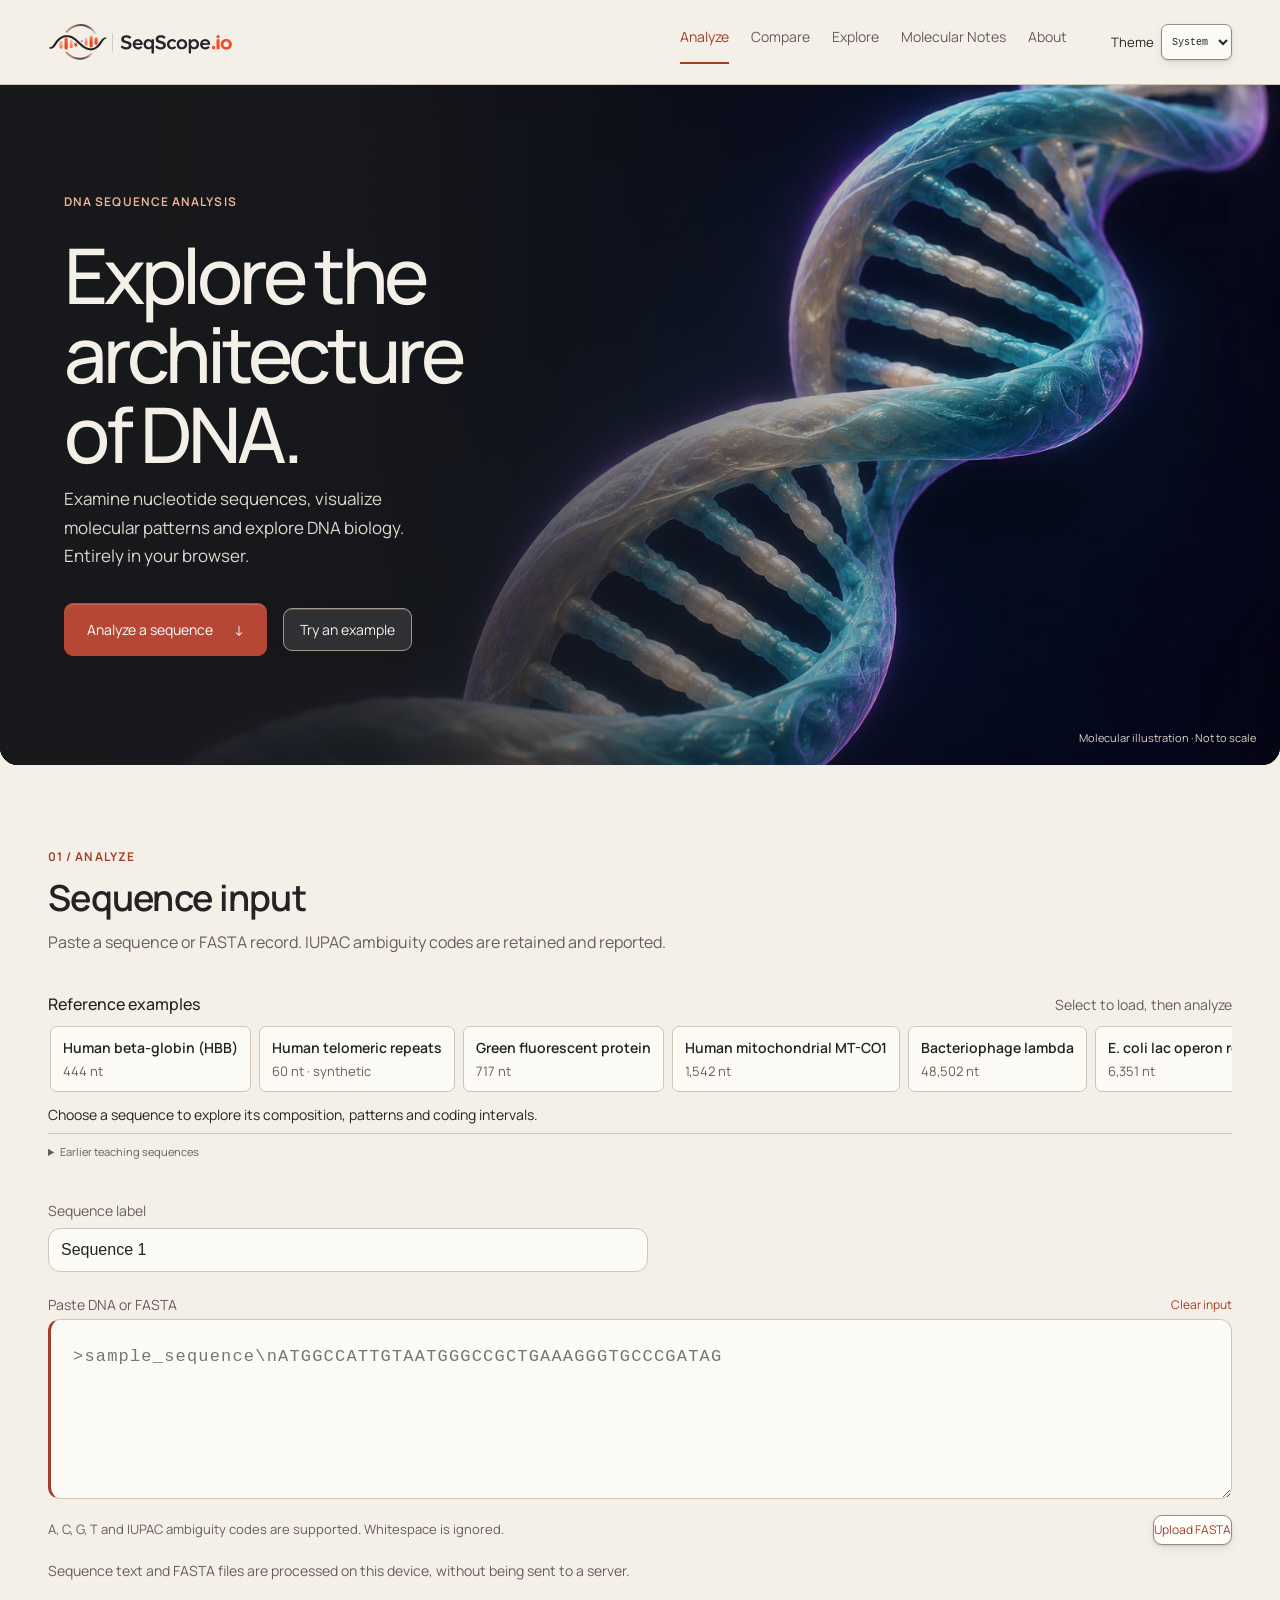
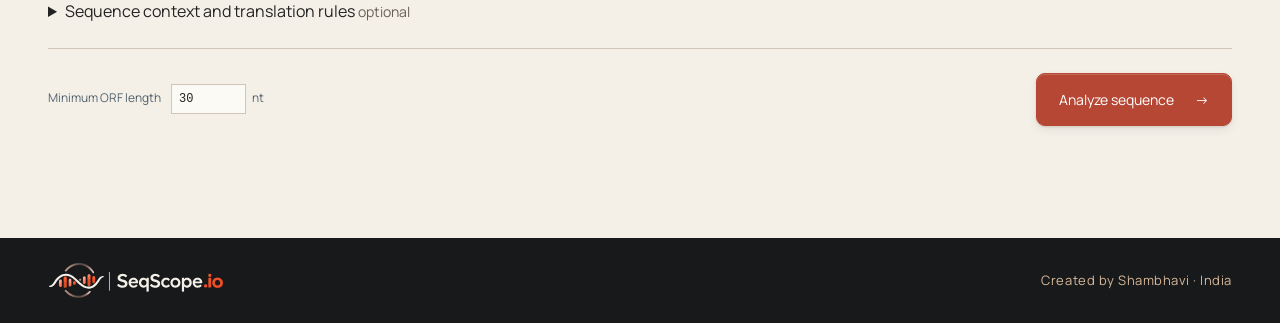
<file: index.html>
<!doctype html>
<html lang="en">
<head>
  <meta charset="utf-8">
  <meta name="viewport" content="width=device-width, initial-scale=1">
  <meta name="theme-color" content="#18191b">
  <meta name="description" content="A Web-Based DNA Sequence Analysis and Molecular Biology Platform">
  <link rel="icon" href="assets/favicon.svg?v=seqscope-io-20261127" type="image/svg+xml">
  <link rel="alternate icon" href="assets/favicon.ico?v=seqscope-io-20261127">
  <link rel="apple-touch-icon" sizes="180x180" href="assets/branding/apple-touch-icon.png?v=seqscope-io-20261127">
  <link rel="manifest" href="site.webmanifest?v=seqscope-io-20261127">
  <link rel="preload" as="image" href="assets/branding/seqscope-logo-print.svg?v=seqscope-io-20261127">
  <title>SeqScope.io | DNA Sequence Analysis</title>
  <script src="src/theme.js?v=readiness-1"></script>
  <link rel="stylesheet" href="styles.css?v=20261106-4">
<link rel="stylesheet" href="experience.css?v=1"><link rel="stylesheet" href="visual.css?v=release-2"><link rel="stylesheet" href="seqscope.css?v=seqscope-io-20261127"><meta property="og:title" content="SeqScope.io | DNA Sequence Analysis"><meta property="og:description" content="A Web-Based DNA Sequence Analysis and Molecular Biology Platform"><meta property="og:image" content="https://shambhavi-synapse.github.io/DNA-sequence-analyzer/assets/branding/seqscope-social.png?v=seqscope-io-20261127"><meta name="twitter:card" content="summary_large_image"></head>
<body>
  <header class="topbar">
    <a class="brand official-brand" href="#analyze" data-route-link="analyze" aria-label="SeqScope.io home"><img class="brand-light" src="assets/branding/seqscope-horizontal-light.svg?v=seqscope-io-20261127" width="1026" height="214" alt="SeqScope.io"><img class="brand-dark" src="assets/branding/seqscope-horizontal-dark.svg?v=seqscope-io-20261127" width="1026" height="214" alt="SeqScope.io"></a>
    <nav aria-label="Primary navigation"><a href="#analyze" data-route-link="analyze">Analyze</a><a href="#compare" data-route-link="compare">Compare</a><a href="#explore" data-route-link="explore">Explore</a><a href="#notes" data-route-link="notes">Molecular Notes</a><a href="#about" data-route-link="about">About</a></nav>
    <label class="theme-control" for="theme-select"><span>Theme</span><select id="theme-select" aria-label="Colour theme"><option value="system">System</option><option value="light">Light</option><option value="dark">Dark</option></select></label><span class="local-status"><i></i> LOCAL ANALYSIS</span>
  </header>
  <main id="top">
    <div class="app-view" id="view-analyze" data-view="analyze">
    <section class="intro">
      <div><p class="eyebrow">DNA SEQUENCE ANALYSIS</p><h1>Explore the<br>architecture<br>of DNA.</h1><p class="lede">Examine nucleotide sequences, visualize molecular patterns and explore DNA biology. Entirely in your browser.</p><div class="intro-actions"><a class="primary-button" href="#analysis">Analyze a sequence <span>↓</span></a><button class="secondary-button" id="try-example">Try an example</button></div></div>
<figure class="hero-art"><img src="assets/helix-hero.webp" width="1536" height="1024" alt="Conceptual artwork of a DNA double helix"><figcaption>Molecular illustration · Not to scale</figcaption></figure>
    </section>
    <section class="workspace" id="analysis" aria-labelledby="input-heading">
      <div class="section-head"><div><p class="eyebrow">01 / ANALYZE</p><h2 id="input-heading">Sequence input</h2><p class="section-copy">Paste a sequence or FASTA record. IUPAC ambiguity codes are retained and reported.</p></div></div>
      <div class="example-library compact-examples" aria-label="Reference sequence examples">
        <div class="example-library-head"><h3>Reference examples</h3><span class="note">Select to load, then analyze</span></div>
        <div id="curated-examples" class="curated-strip" role="group" aria-label="Six curated sequences"></div>
        <p id="example-introduction" class="example-introduction">Choose a sequence to explore its composition, patterns and coding intervals.</p>
        <details id="selected-example-source" hidden><summary>Source and what to explore</summary><div id="example-provenance"></div></details>
        <details class="example-select-advanced"><summary>Earlier teaching sequences</summary><div class="inline-controls"><label for="example-select">Example sequence</label><select id="example-select"></select><button id="load-example" class="text-button">Load example</button><a href="#example-sources" class="subtle-link">All sequence sources</a></div></details>
        <p id="example-status" class="note" role="status" hidden></p>
      </div>
      <label class="field-label" for="sequence-name">Sequence label</label><input id="sequence-name" class="name-input" maxlength="80" value="Sequence 1" autocomplete="off">
      <div class="input-label-row"><label class="field-label" for="sequence-input">Paste DNA or FASTA</label><button id="clear-input" class="text-button" type="button">Clear input</button></div><textarea id="sequence-input" spellcheck="false" placeholder=">sample_sequence\nATGGCCATTGTAATGGGCCGCTGAAAGGGTGCCCGATAG" aria-describedby="input-help"></textarea>
      <div class="input-footer"><span id="input-help">A, C, G, T and IUPAC ambiguity codes are supported. Whitespace is ignored.</span><label class="upload-button" for="fasta-file">Upload FASTA<input id="fasta-file" type="file" accept=".fa,.fasta,.fna,.txt,text/plain" hidden></label></div>
      <p class="input-privacy">Sequence text and FASTA files are processed on this device, without being sent to a server.</p>
      <details class="sequence-context"><summary>Sequence context and translation rules <span class="note">optional</span></summary>
        <div class="context-controls">
          <label for="biological-source">Biological source<select id="biological-source"><option value="unspecified">Unspecified</option><option value="prokaryotic">Prokaryotic</option><option value="eukaryotic">Eukaryotic</option><option value="organellar">Organellar</option></select></label>
          <label for="sequence-type">Sequence type<select id="sequence-type"><option value="unknown">Unknown fragment</option><option value="genomic">Genomic DNA</option><option value="coding">Coding sequence</option></select></label>
          <label for="orf-start-rule">Candidate ORF starts<select id="orf-start-rule"><option value="atg">ATG only (conservative)</option><option value="table">All starts in selected NCBI table</option></select></label>
        </div><p class="note">Source and sequence type supply interpretation context. Choose a genetic code explicitly in Coding analysis; source alone does not determine it. These settings do not change nucleotide calculations.</p>
      </details>
      <div class="controls"><label for="min-orf">Minimum ORF length <input id="min-orf" type="number" min="1" max="1000000" value="30"> nt</label><button id="analyze-btn" class="primary-button">Analyze sequence <span>→</span></button></div>
      <p id="error-message" class="error" role="alert" hidden></p>
    </section>
    </div>
    <div class="app-view" id="view-compare" data-view="compare" hidden><section class="workspace"><div class="section-head"><div><p class="eyebrow">SEQUENCE COMPARISON</p><h2>Compare two sequences</h2><p class="section-copy">Align complete inputs and inspect substitutions, gaps, and identity.</p></div></div><details class="compare-tool" id="compare" open><summary><span><small>GLOBAL ALIGNMENT</small>Needleman–Wunsch</span><span class="summary-hint">match +2 · mismatch −1 · gap −2</span></summary>
      <p class="note">A global alignment places both full sequences in one alignment. Scores: match +2, mismatch −1, gap −2. IUPAC symbols are compared literally. Each input is limited to 1,500 nt.</p>
      <div class="compare-example"><button id="load-hbb-comparison" class="secondary-button">Compare HBB reference and c.20A&gt;T</button><p id="compare-example-note" class="note" hidden></p></div><div class="compare-inputs"><label class="field-label">Sequence A<textarea id="compare-a" class="small-sequence" spellcheck="false" placeholder="Paste first DNA sequence"></textarea></label><label class="field-label">Sequence B<textarea id="compare-b" class="small-sequence" spellcheck="false" placeholder="Paste second DNA sequence"></textarea></label></div>
      <div class="compare-actions"><button id="compare-btn" class="secondary-button">Align sequences</button><p id="compare-error" class="error" role="alert" hidden></p></div><div id="comparison-results" class="comparison-results" hidden></div>
    </details></section></div>
    <div class="app-view" id="view-analyze-results" data-view="analyze" hidden>
    <section id="results" class="results" hidden aria-live="polite">
      <div class="results-title"><div><p class="eyebrow">03 / RESULTS</p><h2 id="result-name">Sequence analysis</h2></div><div class="export-actions"><button id="copy-btn" class="secondary-button">Copy summary</button><button id="csv-btn" class="secondary-button">Download analysis CSV</button><button id="fasta-btn" class="secondary-button">Download FASTA</button><button id="print-btn" class="secondary-button">Print report</button></div></div>
      <p id="export-status" class="note export-status" role="status" hidden></p>
      <nav class="analysis-pagination" aria-label="Analysis results"><a href="#sequence-overview">Overview</a><a href="#sequence-panel">Strands and positions</a><a href="#coding-analysis">Coding</a><a href="#sequence-features">Patterns</a><a href="#restriction-mapping">Restriction sites</a></nav><div id="sequence-overview"></div><div class="metrics" id="metrics"></div><div class="interpretation" id="interpretation"></div>
      <div class="result-grid"><article class="panel composition-panel" id="composition-distribution"><div class="panel-head"><div><p class="eyebrow">COMPOSITION</p><h3>Nucleotide profile</h3></div><span class="unit">Full input distribution</span></div><div class="composition-layout"><div id="composition-chart" class="composition-chart" role="img" aria-label="Nucleotide composition chart"></div><div id="composition-legend" class="legend"></div></div><p class="note" id="composition-note"></p><div id="composition-statistics"></div></article>
      <article class="panel"><div class="panel-head"><div><p class="eyebrow">STRANDS</p><h3>Transformations</h3></div></div><div id="transformations" class="transform-list"></div><p class="note">Copy the complementary strand, reverse complement or RNA equivalent for strand-oriented sequence work. Inputs and RNA outputs read 5′ to 3′; the aligned complement reads 3′ to 5′. Template transcription uses the reverse complement.</p></article></div>
      <article class="panel sequence-panel" id="sequence-panel"><div class="panel-head"><div><p class="eyebrow">SEQUENCE VIEWER</p><h3>Positions, codons and complementary strand</h3></div><span id="sequence-length" class="unit"></span></div><p class="note">Inspect input coordinates and complementary bases. Nucleotide clicks report codons in the selected reading frame; the aligned complement runs 3′ to 5′.</p><p id="sequence-inspector" class="inspector" aria-live="polite">Select a nucleotide or codon.</p><div id="sequence-pagination" class="analysis-pagination" hidden><label for="viewer-start">First input position <input id="viewer-start" type="number" min="1" value="1"></label><button id="viewer-go" class="secondary-button">Go</button><button id="viewer-prev" class="secondary-button">Previous bases</button><button id="viewer-next" class="secondary-button">Next bases</button></div><div id="sequence-view" class="sequence-view"></div></article>
      <article class="panel frames-panel" id="coding-analysis"><div class="panel-head"><div><p class="eyebrow">TRANSLATION</p><h3>Six reading frames</h3></div><label class="unit" for="genetic-code">Genetic code <select id="genetic-code"><option value="1">Table 1 · Standard</option><option value="2">Table 2 · Vertebrate mitochondrial</option><option value="5">Table 5 · Invertebrate mitochondrial</option><option value="11">Table 11 · Bacterial, archaeal, plastid</option></select></label></div><p class="note">Translates nucleotide triplets across all six reading frames using the selected genetic code. Select a codon to inspect its residue and input positions.</p><div id="coding-context" class="note"></div><div id="codon-inspection" class="codon-inspection" aria-live="polite">Select a triplet below to inspect its translation.</div><div id="translation-pagination" class="analysis-pagination" hidden><label for="frame-codon-start">First codon to display <input id="frame-codon-start" type="number" min="1" value="1"></label><button id="frame-go" class="secondary-button">Go</button><button id="frame-prev" class="secondary-button">Previous codons</button><button id="frame-next" class="secondary-button">Next codons</button><span class="note">60 codons per frame; complete translations are included in exports.</span></div><div id="frames"></div></article>
      <div class="result-grid"><article class="panel orf-panel"><div class="panel-head"><div><p class="eyebrow">CANDIDATE REGIONS</p><h3>Open reading frames</h3></div><span class="unit" id="orf-rule-label">ATG → in-frame stop</span></div><div id="orf-map"></div><p id="orf-interpretation" class="note"></p></article><article class="panel"><div class="panel-head"><div><p class="eyebrow">CODON COUNTS</p><h3>Codon usage by frame</h3></div></div><label class="field-label" for="codon-frame">Reading frame</label><select id="codon-frame"><option>+1</option><option>+2</option><option>+3</option><option>−1</option><option>−2</option><option>−3</option></select><div id="codon-usage"></div></article></div>
      <div class="result-grid"><article class="panel gc-panel"><div class="panel-head"><div><p class="eyebrow">WINDOW PROFILE</p><h3>GC content</h3></div><label class="window-control">Window <input id="gc-window" type="number" min="3" value="30"> nt</label></div><div id="gc-chart" class="gc-chart"></div><p class="note">Shows regional GC variation. Each point is a complete window advanced by one nucleotide; percentages use known A/C/G/T bases in that window.</p></article><article class="panel" id="sequence-features"><div class="panel-head"><div><p class="eyebrow">PATTERNS</p><h3>Motifs and repeats</h3></div></div><label class="field-label" for="motif-input">Motif</label><label class="field-label" for="motif-mode">Matching rule</label><select id="motif-mode"><option value="literal">Exact symbols</option><option value="iupac">IUPAC definite matches</option></select><div class="inline-controls"><input id="motif-input" class="motif-input" value="ATG" maxlength="40"><label class="check-label"><input type="checkbox" id="motif-reverse"> Search reverse complement</label><button id="motif-btn" class="secondary-button">Find</button></div><p class="note">Exact symbols preserves literal matching. IUPAC mode accepts a position only if every possible input base is allowed by the motif; possible-only matches are excluded. Self-reverse-complement motifs are listed once per interval.</p><div id="motif-results" class="motif-results"></div><div id="repeat-results" class="repeat-results"></div></article></div>
      <article class="panel" id="restriction-mapping"><div class="panel-head"><div><p class="eyebrow">LABORATORY APPLICATIONS</p><h3>Restriction recognition sites</h3></div><span class="unit">Linear DNA · separate enzyme maps</span></div><p class="note">Locate common cloning sites, inspect both cleavage boundaries and compare input-strand fragment lengths.</p><div id="restriction-results"></div><details><summary>Methodology and enzyme source</summary><p class="note" id="restriction-method"></p><a href="https://www.neb.com/tools-and-resources/selection-charts/alphabetized-list-of-recognition-specificities" target="_blank" rel="noreferrer">Recognition and cleavage specifications · NEB ↗</a></details></article>
      <article class="panel" id="integrated-findings"><div class="panel-head"><div><p class="eyebrow">INTEGRATED FINDINGS</p><h3>Results in context</h3></div></div><div id="findings-text"></div><p class="note">Export complete sequences, calculated results and selected rules in the analysis CSV. Methodology and interpretation limits are available above.</p></article>
      <div id="fasta-records" class="fasta-records" hidden></div>
    </section></div>
    <div class="app-view" id="view-notes" data-view="notes" hidden><section id="molecular-notes" class="editorial-section"><div class="gallery-intro"><div><h2>Inside the language of DNA.</h2><p>A curated collection of essential molecular biology concepts, with concise explanations and links to trusted scientific resources for further reading.</p><a class="secondary-button" href="#explore">Try the interactive explorers →</a></div><figure><img src="assets/chromatin-editorial.webp" width="1536" height="1024" loading="lazy" alt="Conceptual illustration of DNA wrapping around nucleosome-like histone assemblies"><figcaption>Molecular illustration · Not to scale</figcaption></figure></div><div class="notes-view-control" role="tablist" aria-label="Molecular Notes view"><button type="button" id="notes-reading" role="tab" data-notes-mode="reading" aria-selected="true" aria-controls="notes-reading-panel" tabindex="0">Reading</button><button type="button" id="notes-overview" role="tab" data-notes-mode="overview" aria-selected="false" aria-controls="notes-overview-panel" tabindex="-1">Overview</button></div><div id="notes-overview-panel" role="tabpanel" aria-labelledby="notes-overview" tabindex="0" hidden></div><div id="notes-reading-panel" role="tabpanel" aria-labelledby="notes-reading" tabindex="0"><section id="genetics-life" class="editorial-section life-section"><div class="section-head"><div><h2>Genetics in everyday life</h2><p class="section-copy">Examples of genetic variation interacting with cell biology and environment. These stories do not predict an individual's traits.</p></div></div>
      <div class="life-grid"><article class="life-card" id="note-lactase" data-summary="Regulatory changes can preserve lactase production into adulthood."><p class="eyebrow">DIGESTION</p><h3>Lactase persistence</h3><p>Adult lactase production is associated with regulatory variants in an enhancer within <i>MCM6</i> that influences nearby <i>LCT</i> expression. Different persistence-associated variants arose in distinct populations; the European −13910C&gt;T variant is not a universal marker.</p><div class="further-reading" role="group" aria-label="Further reading: Lactase persistence"><p class="reading-label">Further reading</p><ul><li><a href="https://pmc.ncbi.nlm.nih.gov/articles/PMC12336946/" target="_blank" rel="noreferrer">The molecular basis of lactase persistence · Cohen et al.<span aria-hidden="true">&nbsp;↗</span></a></li><li><a data-source="21836184" href="https://doi.org/10.1093/molbev/msr190" target="_blank" rel="noreferrer">Lactase persistence across the Indian subcontinent · Gallego Romero et al., 2012<span aria-hidden="true">&nbsp;↗</span></a></li></ul></div></article><article class="life-card" id="note-caffeine" data-summary="Enzymes, environment and genetic variation shape caffeine metabolism."><p class="eyebrow">METABOLISM</p><h3>Caffeine processing</h3><p><i>CYP1A2</i> encodes a major enzyme involved in caffeine metabolism. Genetic differences can contribute to enzyme activity, while smoking, medicines, diet, and other conditions can also affect it. A variant alone cannot predict how an individual will feel after caffeine.</p><div class="further-reading" role="group" aria-label="Further reading: Caffeine processing"><p class="reading-label">Further reading</p><ul><li><a href="https://pubmed.ncbi.nlm.nih.gov/10233211/" target="_blank" rel="noreferrer">CYP1A2 variation and caffeine metabolism<span aria-hidden="true">&nbsp;↗</span></a></li></ul></div></article><article class="life-card" id="note-olfaction" data-summary="Olfactory-receptor variation contributes to differences in aroma perception."><p class="eyebrow">SENSORY PERCEPTION</p><h3>Coriander aroma perception</h3><p>A genome-wide association study linked a variant near olfactory-receptor genes, including <i>OR6A2</i>, to reported soapy aroma perception in a European-ancestry cohort. The association was modest and does not determine whether someone likes coriander.</p><div class="further-reading" role="group" aria-label="Further reading: Coriander aroma perception"><p class="reading-label">Further reading</p><ul><li><a href="https://link.springer.com/article/10.1186/2044-7248-1-22" target="_blank" rel="noreferrer">Genetic variation in coriander aroma perception · Eriksson et al.<span aria-hidden="true">&nbsp;↗</span></a></li></ul></div></article><article class="life-card" id="note-pigmentation" data-summary="Many genes influence pigmentation; eye and skin colour are distinct traits."><p class="eyebrow">PIGMENTATION</p><h3>Pigmentation involves many genes</h3><p>Variation near <i>HERC2</i> can influence expression of <i>OCA2</i>, which affects melanin production. Many genes contribute to eye colour, so simple dominant-recessive charts cannot capture the full range of human variation. Skin pigmentation is a distinct trait; collaborative research on South Asian cohorts has linked variation in <i>SLC24A5</i> to skin pigmentation.</p><div class="further-reading" role="group" aria-label="Further reading: Pigmentation involves many genes"><p class="reading-label">Further reading</p><ul><li><a href="https://medlineplus.gov/genetics/understanding/traits/eyecolor/" target="_blank" rel="noreferrer">The genetics of eye colour · MedlinePlus Genetics<span aria-hidden="true">&nbsp;↗</span></a></li><li><a data-source="24244186" href="https://doi.org/10.1371/journal.pgen.1003912" target="_blank" rel="noreferrer">SLC24A5 and South Asian skin pigmentation · Basu Mallick et al., 2013<span aria-hidden="true">&nbsp;↗</span></a></li></ul></div></article><article class="life-card" id="note-hbb" data-summary="A coding substitution changes one beta-globin residue."><p class="eyebrow">HEMOGLOBIN</p><h3>A change in <i>HBB</i></h3><p>The HbS coding variant changes a glutamate codon to valine in beta-globin. It demonstrates how one coding substitution changes a protein sequence; health outcomes depend on genotype and physiology, not on a single isolated sequence result.</p><div class="further-reading" role="group" aria-label="Further reading: A change in HBB"><p class="reading-label">Further reading</p><ul><li><a href="https://pubmed.ncbi.nlm.nih.gov/20301551/" target="_blank" rel="noreferrer">Sickle cell disease · GeneReviews<span aria-hidden="true">&nbsp;↗</span></a></li></ul></div></article></div>
    </section>
<div class="section-head concepts-heading"><div><h2>Essential concepts</h2></div></div>
      <div class="note-grid"><article class="editorial-card" id="note-alphabet" data-summary="Four standard bases encode information; ambiguity symbols preserve uncertainty."><span class="note-index">01</span><h3>Four bases, one alphabet</h3><div class="note-body"><p>DNA can carry very different information without changing its basic chemical construction. Each nucleotide contains a deoxyribose sugar, a phosphate group and one of four standard bases: adenine, thymine, guanine or cytosine. The sugar–phosphate backbone repeats; the changing base order carries sequence information.</p><p>Base order and biological context determine how a sequence is interpreted. A fragment may be coding, regulatory, repetitive or other DNA, rather than automatically being a gene. IUPAC symbols such as N record an unspecified base, preserving uncertainty instead of inventing a fifth standard base. RNA uses a related alphabet, usually with uracil instead of thymine.</p><div class="further-reading" role="group" aria-label="Further reading: Four bases, one alphabet"><p class="reading-label">Further reading</p><ul><li><a href="https://www.ncbi.nlm.nih.gov/books/NBK26821/" target="_blank" rel="noreferrer">DNA structure and function · Molecular Biology of the Cell<span aria-hidden="true">&nbsp;↗</span></a></li><li><a data-source="nptel-molecular" href="https://nptel.ac.in/courses/102103341" target="_blank" rel="noreferrer">DNA and RNA mechanisms · NPTEL, IIT Guwahati<span aria-hidden="true">&nbsp;↗</span></a></li><li><a href="https://iubmb.qmul.ac.uk/misc/naseq.html" target="_blank" rel="noreferrer">Symbols for incompletely specified sequences · IUPAC–IUB recommendations<span aria-hidden="true">&nbsp;↗</span></a></li></ul></div></div></article>
      <article class="editorial-card" id="note-pairing" data-summary="Complementarity depends on pairing geometry and molecular interactions."><span class="note-index">02</span><h3>Pairing is selective</h3><div class="note-body"><p>In a canonical DNA duplex, adenine pairs with thymine and guanine with cytosine. Each pair combines a purine with a pyrimidine, maintaining a similar width across the helix. Their compatible geometry and hydrogen-bonding patterns help distinguish a correct partner from a mismatch.</p><p>A:T pairs form two canonical hydrogen bonds and G:C pairs form three, but bond counting alone does not explain duplex stability. Interactions between stacked bases, sequence order, salt and temperature also matter. Complementarity allows one strand to guide copying or repair of its partner; it does not mean every mismatch is immediately corrected.</p><figure class="teaching-figure" data-schematic="pairing"></figure><a class="concept-tool-link" href="#base-pairing">Inspect complementary base pairs <span aria-hidden="true">→</span></a><div class="further-reading" role="group" aria-label="Further reading: Pairing is selective"><p class="reading-label">Further reading</p><ul><li><a href="https://www.ncbi.nlm.nih.gov/books/NBK26821/" target="_blank" rel="noreferrer">DNA structure and function · Molecular Biology of the Cell<span aria-hidden="true">&nbsp;↗</span></a></li><li><a data-source="nptel-molecular" href="https://nptel.ac.in/courses/102103341" target="_blank" rel="noreferrer">DNA and RNA mechanisms · NPTEL, IIT Guwahati<span aria-hidden="true">&nbsp;↗</span></a></li></ul></div></div></article>
      <article class="editorial-card" id="note-helix" data-summary="Grooves expose sequence information on the surface of a flexible helix."><span class="note-index">03</span><h3>The helix has a regular geometry</h3><div class="note-body"><p>The common B form of DNA is a right-handed double helix. Base pairs stack toward its interior, while the sugar–phosphate backbones face the surrounding solution. The arrangement creates major and minor grooves with different patterns of exposed chemical groups.</p><p>These grooves help explain how proteins can recognize particular DNA sequences without separating the entire duplex: different base pairs present distinguishable chemical surfaces. DNA is also flexible enough to bend and form supercoils. Its local shape depends on sequence, hydration and interactions with other molecules, so a regular helix is a useful structural model rather than a rigid shape shared by all DNA under every condition.</p><div class="further-reading" role="group" aria-label="Further reading: The helix has a regular geometry"><p class="reading-label">Further reading</p><ul><li><a href="https://www.ncbi.nlm.nih.gov/books/NBK26821/" target="_blank" rel="noreferrer">DNA structure and function · Molecular Biology of the Cell<span aria-hidden="true">&nbsp;↗</span></a></li><li><a data-source="nptel-molecular" href="https://nptel.ac.in/courses/102103341" target="_blank" rel="noreferrer">DNA and RNA mechanisms · NPTEL, IIT Guwahati<span aria-hidden="true">&nbsp;↗</span></a></li></ul></div></div></article>
      <article class="editorial-card" id="note-orientation" data-summary="Antiparallel strands explain why a complement and reverse complement differ."><span class="note-index">04</span><h3>Strands run in opposite directions</h3><div class="note-body"><p>A DNA duplex has two chemical directions, not just two strands. The 5′ and 3′ labels refer to numbered carbon atoms in the sugar. The strands are antiparallel: one runs 5′ to 3′ while its partner runs 3′ to 5′. DNA polymerases add nucleotides at a growing strand’s 3′ end, so new DNA is synthesized 5′ to 3′.</p><p>This explains why reversing a sequence is not the same as taking its reverse complement. Complementary bases aligned beneath the input run in the opposite direction. To write that partner in the usual 5′-to-3′ convention, both its bases and their order must be changed. The distinction matters whenever two sequences are compared.</p><div class="strand-example" role="img" aria-label="Input 5′ ATGC 3′ paired with complement 3′ TACG 5′; its reverse complement is 5′ GCAT 3′"><code>5′ ATGC 3′</code><code>3′ TACG 5′</code><span>Reverse complement, written 5′ → 3′</span><code>5′ GCAT 3′</code></div><div class="further-reading" role="group" aria-label="Further reading: Strands run in opposite directions"><p class="reading-label">Further reading</p><ul><li><a href="https://www.ncbi.nlm.nih.gov/books/NBK26821/" target="_blank" rel="noreferrer">DNA structure and function · Molecular Biology of the Cell<span aria-hidden="true">&nbsp;↗</span></a></li><li><a data-source="nptel-molecular" href="https://nptel.ac.in/courses/102103341" target="_blank" rel="noreferrer">DNA and RNA mechanisms · NPTEL, IIT Guwahati<span aria-hidden="true">&nbsp;↗</span></a></li></ul></div></div></article>
      <article class="editorial-card" id="note-replication" data-summary="One synthesis direction produces leading and lagging strands."><span class="note-index">05</span><h3>Replication copies both strands</h3><div class="note-body"><p>DNA polymerases synthesize only 5′ to 3′. How can a moving replication fork copy two antiparallel templates? One new strand grows continuously toward the fork; the other is assembled in short Okazaki fragments, each synthesized in the same chemical direction.</p><p>Helicases open the duplex, primase supplies primers and polymerases extend them using complementary bases. After primer removal and replacement, ligase joins adjacent fragments. Each daughter duplex retains one parental strand and one new strand: semiconservative replication. Proofreading and repair reduce copying errors without eliminating them. Forks can also stall; RECQL5 research examines how fork remodelling is regulated under replication stress.</p><figure class="teaching-figure" data-schematic="replication"></figure><div class="further-reading" role="group" aria-label="Further reading: Replication copies both strands"><p class="reading-label">Further reading</p><ul><li><a href="https://www.ncbi.nlm.nih.gov/books/NBK26850/" target="_blank" rel="noreferrer">DNA replication mechanisms · Molecular Biology of the Cell<span aria-hidden="true">&nbsp;↗</span></a></li><li><a data-source="41099703" href="https://pmc.ncbi.nlm.nih.gov/articles/PMC12526125/" target="_blank" rel="noreferrer">RECQL5 and stalled replication forks · Nagraj et al., 2025<span aria-hidden="true">&nbsp;↗</span></a></li></ul></div></div></article>
      <article class="editorial-card" id="note-transcription" data-summary="Template choice determines the RNA copied from a DNA interval."><span class="note-index">06</span><h3>Transcription makes an RNA copy</h3><div class="note-body"><p>RNA polymerase uses one DNA strand as a template, reading it 3′ to 5′ while building RNA 5′ to 3′. For the transcribed interval, the RNA resembles the coding strand, with U replacing T. The choice of template depends on the gene; either chromosomal strand can serve as a template in different regions.</p><p>This is why coding-strand T-to-U substitution and template-strand transcription are different operations. Eukaryotic protein-coding transcripts are also processed before translation. Transcription changes DNA supercoiling; studies in mycobacteria connect active transcription with recruitment of topoisomerases, enzymes that manage DNA torsional stress.</p><figure class="teaching-figure" data-schematic="transcription"></figure><div class="further-reading" role="group" aria-label="Further reading: Transcription makes an RNA copy"><p class="reading-label">Further reading</p><ul><li><a href="https://www.ncbi.nlm.nih.gov/books/NBK26887/" target="_blank" rel="noreferrer">DNA transcription and RNA processing · Molecular Biology of the Cell<span aria-hidden="true">&nbsp;↗</span></a></li><li><a data-source="nptel-expression" href="https://nptel.ac.in/courses/104108056" target="_blank" rel="noreferrer">Eukaryotic gene expression · NPTEL, IISc<span aria-hidden="true">&nbsp;↗</span></a></li><li><a data-source="28463980" href="https://doi.org/10.1371/journal.pgen.1006754" target="_blank" rel="noreferrer">Transcription and DNA topology · Ahmed et al., 2017<span aria-hidden="true">&nbsp;↗</span></a></li></ul></div></div></article>
      <article class="editorial-card" id="note-translation" data-summary="Changing the starting position changes codons and their translation."><span class="note-index">07</span><h3>Codons depend on a frame</h3><div class="note-body"><p>The same letters can give different triplets if reading begins one base later. Ribosomes read mRNA as consecutive, non-overlapping codons; initiation machinery establishes the biological reading frame. This is why six computational translations of a DNA fragment are possibilities to inspect, rather than six demonstrated proteins.</p><p>AUG can initiate translation and also specifies methionine within a protein. In the standard code, 61 codons specify amino acids and three signal termination. Several codons can encode the same amino acid, but a codon’s meaning depends on the genetic code in use. Some organelles and microbes use alternatives. An ATG-to-stop interval alone cannot establish expression or function.</p><figure class="teaching-figure" data-schematic="frames"></figure><a class="concept-tool-link" href="#codon-builder">Build and inspect an RNA codon <span aria-hidden="true">→</span></a><div class="further-reading" role="group" aria-label="Further reading: Codons depend on a frame"><p class="reading-label">Further reading</p><ul><li><a href="https://www.ncbi.nlm.nih.gov/Taxonomy/Utils/wprintgc.cgi" target="_blank" rel="noreferrer">Standard and alternative genetic codes · NCBI<span aria-hidden="true">&nbsp;↗</span></a></li><li><a href="https://www.ncbi.nlm.nih.gov/books/NBK26829/" target="_blank" rel="noreferrer">From RNA to protein · Molecular Biology of the Cell<span aria-hidden="true">&nbsp;↗</span></a></li></ul></div></div></article>
      <article class="editorial-card" id="note-chromatin" data-summary="Nucleosomes compact DNA while regulated remodelling alters access."><span class="note-index">08</span><h3>Chromatin packages long DNA</h3><div class="note-body"><p>Packing DNA creates an access problem: the same molecule must be compact enough to fit and accessible enough to be read, copied and repaired. Eukaryotic DNA associates with proteins as chromatin. In its repeating nucleosome unit, DNA wraps around an octamer of histone proteins.</p><p>Packaging is therefore adjustable rather than permanent sealing. Remodelling complexes reposition nucleosomes, while histone variants and chemical modifications can alter interactions. These features influence access without forming a universal on/off code for genes. Work on a rice histone H4 variant illustrates how histone composition and acetylation can influence stress responses in one biological setting.</p><div class="further-reading" role="group" aria-label="Further reading: Chromatin packages long DNA"><p class="reading-label">Further reading</p><ul><li><a data-source="nptel-expression" href="https://nptel.ac.in/courses/104108056" target="_blank" rel="noreferrer">Eukaryotic gene expression · NPTEL, IISc<span aria-hidden="true">&nbsp;↗</span></a></li><li><a data-source="40200022" href="https://pmc.ncbi.nlm.nih.gov/articles/PMC7617672/" target="_blank" rel="noreferrer">Histone H4 variation and salt stress in rice · Gandhivel et al., 2025<span aria-hidden="true">&nbsp;↗</span></a></li><li><a href="https://www.ncbi.nlm.nih.gov/books/NBK26834/" target="_blank" rel="noreferrer">Chromosomal DNA and chromatin · Molecular Biology of the Cell<span aria-hidden="true">&nbsp;↗</span></a></li></ul></div></div></article>
      <article class="editorial-card" id="note-repeats" data-summary="Repeated patterns can reflect chromosome structure or mobile-element history."><span class="note-index">09</span><h3>Repeats can be functional or mobile</h3><div class="note-body"><p>Repeated DNA is organized in several ways. Tandem repeats place copies next to one another, while interspersed repeats occur at separated genomic locations. Many interspersed repeats derive from transposable elements, sequences capable of moving or generating new copies through DNA- or RNA-based mechanisms; many surviving copies are no longer mobile.</p><p>Repeats can contribute to chromosome structure, regulation or variation, but finding a repeated pattern does not establish its function. Telomeres contain characteristic tandem repeats. Transposable-element sequences have also been used to develop genomic markers in foxtail millet. A repeat search detects sequence patterns, not the complete biological identity of a region.</p><div class="direction-diagram"><code>TTAGGG · TTAGGG · TTAGGG</code><small>synthetic display of a telomere motif</small></div><div class="further-reading" role="group" aria-label="Further reading: Repeats can be functional or mobile"><p class="reading-label">Further reading</p><ul><li><a href="https://www.genome.gov/genetics-glossary/Tandem-Repeat" target="_blank" rel="noreferrer">Tandem repeats · NHGRI genetics glossary<span aria-hidden="true">&nbsp;↗</span></a></li><li><a data-source="25428892" href="https://doi.org/10.1093/dnares/dsu039" target="_blank" rel="noreferrer">Transposable-element markers in foxtail millet · Yadav et al., 2015<span aria-hidden="true">&nbsp;↗</span></a></li></ul></div></div></article>
      <article class="editorial-card" id="note-evolution" data-summary="Sequence variation supports evolutionary inference when context is sufficient."><span class="note-index">10</span><h3>Variation records evolutionary history</h3><div class="note-body"><p>Mutations generate new sequence variants. Recombination reshuffles existing variation, while inheritance, genetic drift and natural selection influence which variants persist. Comparing homologous sequences across many genomic regions can help researchers reconstruct relationships and population history.</p><p>Those inferences require appropriate sampling, models and genomic context. A shared allele can reflect common ancestry, gene flow or other processes, and a single similarity score cannot distinguish them. Variant resources such as IndiGenomes provide data for studying diversity across samples. They also show why a reference sequence is a comparison standard, rather than a complete description of every individual’s genome.</p><a class="concept-tool-link" href="#compare">Compare two sequences <span aria-hidden="true">→</span></a><div class="further-reading" role="group" aria-label="Further reading: Variation records evolutionary history"><p class="reading-label">Further reading</p><ul><li><a href="https://www.ncbi.nlm.nih.gov/books/NBK21122/" target="_blank" rel="noreferrer">Molecular phylogenetics · Genomes<span aria-hidden="true">&nbsp;↗</span></a></li><li><a data-source="33095885" href="https://doi.org/10.1093/nar/gkaa923" target="_blank" rel="noreferrer">IndiGenomes variant catalogue · Jain et al., 2021<span aria-hidden="true">&nbsp;↗</span></a></li></ul></div></div></article>
      <article class="editorial-card" id="note-mutations" data-summary="A variant can affect a protein, gene regulation or neither in a given context."><span class="note-index">11</span><h3>Mutations can affect different levels</h3><div class="note-body"><p>A sequence change has meaning only in context. Within a coding region, a substitution can preserve an amino acid, replace it, introduce a stop or remove an existing stop. A synonymous change preserves the encoded amino acid, but it is not automatically biologically silent: RNA processing or translation can still be affected.</p><p>An insertion or deletion can shift a coding reading frame when its length is not divisible by three. Other variants affect splice sites, regulatory regions or much larger chromosome segments. Their consequences depend on the transcript, genomic location and organism. Detecting a difference alone does not establish disease, altered function or a clinical interpretation.</p><div class="direction-diagram"><code>GAG → GTG</code><small>Glu → Val in the HBB example</small></div><a class="concept-tool-link" href="#mutation-lab">Explore the HBB substitution example <span aria-hidden="true">→</span></a><div class="further-reading" role="group" aria-label="Further reading: Mutations can affect different levels"><p class="reading-label">Further reading</p><ul><li><a data-source="nptel-molecular" href="https://nptel.ac.in/courses/102103341" target="_blank" rel="noreferrer">DNA and RNA mechanisms · NPTEL, IIT Guwahati<span aria-hidden="true">&nbsp;↗</span></a></li><li><a data-source="36813834" href="https://doi.org/10.1038/s10038-023-01131-7" target="_blank" rel="noreferrer">Structural variation in 1,029 Indian genomes · Divakar et al., 2023<span aria-hidden="true">&nbsp;↗</span></a></li></ul></div></div></article>
      <article class="editorial-card" id="note-splicing" data-summary="Alternative RNA processing can produce different transcripts from one region."><span class="note-index">12</span><h3>One DNA region can make different RNAs</h3><div class="note-body"><p>A gene’s DNA sequence need not change for its RNA output to change. A typical eukaryotic protein-coding precursor RNA contains exons and introns. The spliceosome recognizes RNA signals, removes introns and joins exons; alternative choices can produce different mature transcripts in different tissues or developmental stages.</p><p>More RNA forms do not automatically mean more distinct proteins. Some transcripts differ only in untranslated regions; others are degraded. RNA sequences and RNA-binding proteins regulate splice choices. Studies linking methylation with splicing examine another regulatory layer, but correlation alone cannot show that a chemical mark caused a particular splice decision.</p><div class="further-reading" role="group" aria-label="Further reading: One DNA region can make different RNAs"><p class="reading-label">Further reading</p><ul><li><a data-source="nptel-expression" href="https://nptel.ac.in/courses/104108056" target="_blank" rel="noreferrer">Eukaryotic gene expression · NPTEL, IISc<span aria-hidden="true">&nbsp;↗</span></a></li><li><a data-source="31965981" href="https://doi.org/10.1007/s12038-019-9977-0" target="_blank" rel="noreferrer">Methylation and alternative splicing under hypoxia · Pant et al., 2020<span aria-hidden="true">&nbsp;↗</span></a></li><li><a href="https://www.ncbi.nlm.nih.gov/books/NBK26887/" target="_blank" rel="noreferrer">RNA processing and splicing · Molecular Biology of the Cell<span aria-hidden="true">&nbsp;↗</span></a></li></ul></div></div></article></div>


    <details class="foundations"><summary>Foundational reading and sequence data resources</summary><p>Teaching resources and original studies are linked beside the topics they support. These additional references cover general mechanisms and the exact reference sequence used in the analyzer.</p><ul><li><a data-source="nptel-molecular" href="https://nptel.ac.in/courses/102103341" target="_blank" rel="noreferrer">Molecular biology · Vishal Trivedi, IIT Guwahati · NPTEL ↗</a></li><li><a data-source="nptel-expression" href="https://nptel.ac.in/courses/104108056" target="_blank" rel="noreferrer">Eukaryotic gene expression · P. N. Rangarajan, IISc · NPTEL ↗</a></li><li><a href="https://www.ncbi.nlm.nih.gov/books/NBK26821/" target="_blank" rel="noreferrer">DNA structure and replication · Molecular Biology of the Cell, NCBI Bookshelf ↗</a></li><li><a href="https://www.ncbi.nlm.nih.gov/books/NBK26887/" target="_blank" rel="noreferrer">Gene expression · Molecular Biology of the Cell, NCBI Bookshelf ↗</a></li><li><a data-source="inda" href="https://ibdc.dbt.gov.in/inda/" target="_blank" rel="noreferrer">Indian Nucleotide Data Archive · IBDC ↗</a></li><li><a data-source="genomeindia-update" href="https://www.pib.gov.in/Pressreleaseshare.aspx?PRID=2112778" target="_blank" rel="noreferrer">GenomeIndia dataset and access guidelines · DBT ↗</a></li></ul><p>Research examples illustrate particular organisms, cohorts or experiments. They do not infer traits, disease or ancestry from a sequence entered here.</p></details>
    <section id="example-sources" class="sources-section"><p class="eyebrow">EXAMPLE SEQUENCE SOURCES</p><div id="curated-source-list"></div><details><summary>Earlier teaching examples</summary><p><strong>Synthetic teaching sequence:</strong> constructed for this workspace; not a biological reference record. <strong>HBB coding fragment:</strong> Homo sapiens <i>HBB</i> mRNA RefSeq NM_000518.5, transcript positions 51–167, corresponding to coding positions 1–117. Positive transcript orientation, frame +1. This spliced coding fragment is not a genomic interval or complete CDS. <strong>HBB variant:</strong> the same fragment with coding position 20 changed A&gt;T (c.20A&gt;T; rs334). <strong>Telomere tract:</strong> synthetic 60-nt sequence consisting of ten TTAGGG repeats, not a genome reference. <strong>Mitochondrial-code example:</strong> synthetic 12-nt demonstration of codon reassignment, not a mitochondrial sequence. Reference record: <a href="https://www.ncbi.nlm.nih.gov/nuccore/NM_000518.5" target="_blank" rel="noreferrer">NCBI RefSeq NM_000518.5 ↗</a>.</p></details></section>
      <section id="curious-dna" class="curious-section"><div class="section-head genomics-heading"><div><h2>Genomic structure, variation and regulation</h2><p class="section-copy">Research findings that show how varied DNA and gene expression can be.</p></div></div><div class="curious-grid">
      <article class="curious-card fact-illustrated" id="note-genome-size" data-summary="Genome size does not directly measure organismal complexity."><span class="fact-mark">01</span><div class="genomic-body"><h3>The human genome is not the largest</h3><p>Genome size does not track organismal complexity. Several plants and lungfish have genomes many times larger than ours, often because repetitive DNA and transposable elements accumulated over evolutionary time.</p><div class="further-reading" role="group" aria-label="Further reading: The human genome is not the largest"><p class="reading-label">Further reading</p><ul><li><a href="https://pmc.ncbi.nlm.nih.gov/articles/PMC4571570/" target="_blank" rel="noreferrer">Genome-size evolution and the C-value enigma · Elliott &amp; Gregory<span aria-hidden="true">&nbsp;↗</span></a></li></ul></div></div></article>
      <article class="curious-card fact-illustrated" id="note-rna-editing" data-summary="Some cephalopods extensively edit RNA without changing the underlying DNA."><span class="fact-mark">02</span><div class="genomic-body"><h3>Octopuses edit many neural RNAs</h3><p>Some coleoid cephalopods show extensive A-to-I RNA editing in nervous-system transcripts. This changes RNA messages after transcription; it does not rewrite the underlying genomic DNA sequence.</p><details class="concept-schematic" tabindex="0"><summary>View schematic</summary><img class="atlas-specimen" src="assets/atlas-editing.svg" width="300" height="160" loading="lazy" alt="rna editing scientific schematic"></details><div class="further-reading" role="group" aria-label="Further reading: Octopuses edit many neural RNAs"><p class="reading-label">Further reading</p><ul><li><a href="https://pmc.ncbi.nlm.nih.gov/articles/PMC5499236/" target="_blank" rel="noreferrer">Neural RNA editing in cephalopods · Cell<span aria-hidden="true">&nbsp;↗</span></a></li></ul></div></div></article>
      <article class="curious-card fact-illustrated" id="note-retroviruses" data-summary="Ancient viral integrations survive as inherited genomic sequences."><span class="fact-mark">03</span><div class="genomic-body"><h3>Ancient viruses left genomic traces</h3><p>Endogenous retroviruses are remnants of retroviral integrations inherited through the germ line. In humans they account for a substantial portion of the genome, though most copies no longer produce infectious virus.</p><details class="concept-schematic" tabindex="0"><summary>View schematic</summary><svg class="fact-illustration" viewBox="0 0 120 64" preserveAspectRatio="xMidYMid meet" role="img" aria-label="Schematic of a viral sequence integrated in a chromosome"><use x="0" y="0" width="120" height="64" href="assets/curious-figures.svg#viral-trace"></use></svg></details><div class="further-reading" role="group" aria-label="Further reading: Ancient viruses left genomic traces"><p class="reading-label">Further reading</p><ul><li><a href="https://www.nature.com/articles/nrg3199" target="_blank" rel="noreferrer">Endogenous viruses and host biology · Feschotte &amp; Gilbert<span aria-hidden="true">&nbsp;↗</span></a></li></ul></div></div></article>
      <article class="curious-card fact-illustrated" id="note-telomeres" data-summary="Chromosome ends combine repetitive DNA with protective proteins."><span class="fact-mark">04</span><div class="genomic-body"><h3>Telomeres are repetitive end caps</h3><p>Human telomeres contain tandem TTAGGG repeats and associated proteins. They help protect chromosome ends, but their length varies among cells and changes with cell division, age, and other factors. Telomeric DNA can also form G-quadruplex folds under suitable conditions.</p><button class="fact-action" data-load-sequence="telomere">Try this repeat in Analyzer</button><details class="concept-schematic" tabindex="0"><summary>View schematic</summary><img class="atlas-specimen" src="assets/atlas-repeat.svg" width="300" height="160" loading="lazy" alt="telomere scientific schematic"></details><div class="further-reading" role="group" aria-label="Further reading: Telomeres are repetitive end caps"><p class="reading-label">Further reading</p><ul><li><a href="https://www.yourgenome.org/theme/what-is-a-telomere/" target="_blank" rel="noreferrer">Telomere structure and function · Wellcome Connecting Science<span aria-hidden="true">&nbsp;↗</span></a></li><li><a data-source="30247678" href="https://doi.org/10.1093/nar/gky854" target="_blank" rel="noreferrer">Recognition of telomeric G-quadruplex DNA · Ghosh &amp; Singh, 2018<span aria-hidden="true">&nbsp;↗</span></a></li></ul></div></div></article>
      <article class="curious-card fact-illustrated" id="note-quadruplex" data-summary="Guanine-rich sequences can form structures beyond the double helix."><span class="fact-mark">05</span><div class="genomic-body"><h3>Guanine-rich DNA can fold into four-stranded structures</h3><p>Some G-rich sequences can form G-quadruplex structures stabilized by monovalent cations under suitable conditions. Whether a predicted motif folds in a cell depends on sequence context and molecular environment.</p><details class="concept-schematic" tabindex="0"><summary>View schematic</summary><img class="atlas-specimen" src="assets/atlas-quadruplex.svg" width="300" height="160" loading="lazy" alt="quadruplex scientific schematic"></details><div class="further-reading" role="group" aria-label="Further reading: Guanine-rich DNA can fold into four-stranded structures"><p class="reading-label">Further reading</p><ul><li><a href="https://doi.org/10.1093/nar/gkv862" target="_blank" rel="noreferrer">G-quadruplexes and their regulatory roles · Rhodes &amp; Lipps<span aria-hidden="true">&nbsp;↗</span></a></li><li><a data-source="33084858" href="https://pmc.ncbi.nlm.nih.gov/articles/PMC7711166/" target="_blank" rel="noreferrer">BG4 antibody specificity for G-quadruplexes · Javadekar et al., 2020<span aria-hidden="true">&nbsp;↗</span></a></li></ul></div></div></article>
      <article class="curious-card fact-illustrated" id="note-mitochondria" data-summary="Codon meanings can differ between nuclear and mitochondrial genetic codes."><span class="fact-mark">06</span><div class="genomic-body"><h3>Mitochondria use a modified genetic code</h3><p>Vertebrate mitochondrial translation differs from the standard code: UGA encodes tryptophan, while AGA and AGG are stops. A sequence must be translated using the code appropriate to its source.</p><details class="concept-schematic" tabindex="0"><summary>View schematic</summary><img class="atlas-specimen" src="assets/atlas-code.svg" width="640" height="280" loading="lazy" alt="mitochondrial code scientific schematic"></details><div class="further-reading" role="group" aria-label="Further reading: Mitochondria use a modified genetic code"><p class="reading-label">Further reading</p><ul><li><a href="https://www.ncbi.nlm.nih.gov/Taxonomy/Utils/wprintgc.cgi" target="_blank" rel="noreferrer">Standard and alternative genetic codes · NCBI<span aria-hidden="true">&nbsp;↗</span></a></li></ul></div></div></article>
      <article class="curious-card fact-illustrated" id="note-methylation" data-summary="Chemical modification can influence DNA regulation without changing base order."><span class="fact-mark">07</span><div class="genomic-body"><h3>Cytosine can carry a chemical mark</h3><p>DNA methylation commonly occurs at cytosines in CpG dinucleotides in mammals. It is associated with gene regulation and cell identity, but its effect depends on genomic location and chromatin context.</p><details class="concept-schematic" tabindex="0"><summary>View schematic</summary><img class="atlas-specimen" src="assets/atlas-methylation.svg" width="300" height="160" loading="lazy" alt="methylation scientific schematic"></details><div class="further-reading" role="group" aria-label="Further reading: Cytosine can carry a chemical mark"><p class="reading-label">Further reading</p><ul><li><a data-source="nptel-expression" href="https://nptel.ac.in/courses/104108056" target="_blank" rel="noreferrer">Eukaryotic gene expression · NPTEL, IISc<span aria-hidden="true">&nbsp;↗</span></a></li></ul></div></div></article>
      <article class="curious-card fact-illustrated" id="note-repair" data-summary="Repair pathways recognize different types of DNA damage."><span class="fact-mark">08</span><div class="genomic-body"><h3>DNA damage is repaired in several ways</h3><p>Cells use distinct repair pathways for different lesions, including mismatch repair, base-excision repair, and nucleotide-excision repair. These systems reduce errors but do not make genomes mutation-free. Microhomology-mediated joining has also been investigated in mitochondrial DNA break-repair experiments.</p><details class="concept-schematic" tabindex="0"><summary>View schematic</summary><svg class="fact-illustration" viewBox="0 0 120 64" preserveAspectRatio="xMidYMid meet" role="img" aria-label="DNA mismatch repair schematic"><use x="0" y="0" width="120" height="64" href="assets/curious-figures.svg#repair"></use></svg></details><div class="further-reading" role="group" aria-label="Further reading: DNA damage is repaired in several ways"><p class="reading-label">Further reading</p><ul><li><a data-source="nptel-molecular" href="https://nptel.ac.in/courses/102103341" target="_blank" rel="noreferrer">DNA and RNA mechanisms · NPTEL, IIT Guwahati<span aria-hidden="true">&nbsp;↗</span></a></li><li><a data-source="26609070" href="https://doi.org/10.1091/mbc.E15-05-0260" target="_blank" rel="noreferrer">Mitochondrial DNA break repair · Tadi et al., 2016<span aria-hidden="true">&nbsp;↗</span></a></li></ul></div></div></article>
      <article class="curious-card fact-illustrated" id="note-isoforms" data-summary="Alternative splicing changes the combinations retained in a mature RNA."><span class="fact-mark">09</span><div class="genomic-body"><h3>One gene can yield many RNA forms</h3><p>Alternative splicing can combine exons in different patterns, producing distinct mature transcripts from one gene. Tissue, developmental stage, and regulatory factors influence which forms are made.</p><details class="concept-schematic" tabindex="0"><summary>View schematic</summary><img class="atlas-specimen" src="assets/atlas-splicing.svg" width="640" height="280" loading="lazy" alt="One pre-mRNA spliced into two mature RNA isoforms with different exon combinations"></details><div class="further-reading" role="group" aria-label="Further reading: One gene can yield many RNA forms"><p class="reading-label">Further reading</p><ul><li><a data-source="nptel-expression" href="https://nptel.ac.in/courses/104108056" target="_blank" rel="noreferrer">Eukaryotic gene expression · NPTEL, IISc<span aria-hidden="true">&nbsp;↗</span></a></li></ul></div></div></article>
      <article class="curious-card fact-illustrated" id="note-introns" data-summary="Coding bases can be separated by long introns in a gene."><span class="fact-mark">10</span><div class="genomic-body"><h3>Some genes are split across huge distances</h3><p>Human genes can contain long introns and span very large genomic intervals. The transcribed pre-mRNA is processed, so the mature coding message can be much shorter than the DNA region that produced it.</p><details class="concept-schematic" tabindex="0"><summary>View schematic</summary><img class="atlas-specimen" src="assets/atlas-introns.svg" width="640" height="280" loading="lazy" alt="Genomic DNA with long introns compared with its pre-mRNA and shorter spliced mature RNA"></details><div class="further-reading" role="group" aria-label="Further reading: Some genes are split across huge distances"><p class="reading-label">Further reading</p><ul><li><a data-source="nptel-expression" href="https://nptel.ac.in/courses/104108056" target="_blank" rel="noreferrer">Eukaryotic gene expression · NPTEL, IISc<span aria-hidden="true">&nbsp;↗</span></a></li></ul></div></div></article>
      <article class="curious-card fact-illustrated" id="note-ancestry" data-summary="Population history is inferred from many appropriately sampled genomic regions."><span class="fact-mark">11</span><div class="genomic-body"><h3>DNA evidence can reconstruct ancestry</h3><p>Shared sequence variants can help infer evolutionary relationships when interpreted with suitable models, sampling, and genomic context. A single similarity score does not establish ancestry or function.</p><details class="concept-schematic" tabindex="0"><summary>View schematic</summary><img class="atlas-specimen" src="assets/atlas-phylogeny.svg" width="640" height="280" loading="lazy" alt="Aligned sequences with a shared variant and a qualified inferred branching relationship"></details><div class="further-reading" role="group" aria-label="Further reading: DNA evidence can reconstruct ancestry"><p class="reading-label">Further reading</p><ul><li><a href="https://www.ncbi.nlm.nih.gov/books/NBK21122/" target="_blank" rel="noreferrer">Molecular phylogenetics · Genomes<span aria-hidden="true">&nbsp;↗</span></a></li></ul></div></div></article>
      <article class="curious-card fact-illustrated" id="note-reassignment" data-summary="Some organisms interpret familiar stop codons differently."><span class="fact-mark">12</span><div class="genomic-body"><h3>Some organisms reassign stop codons</h3><p>Genetic-code variants occur in some mitochondria and microbes. This is why translation tools expose a code choice and why the source organism matters when interpreting a translated sequence.</p><details class="concept-schematic" tabindex="0"><summary>View schematic</summary><img class="atlas-specimen" src="assets/atlas-code.svg" width="640" height="280" loading="lazy" alt="code variation scientific schematic"></details><div class="further-reading" role="group" aria-label="Further reading: Some organisms reassign stop codons"><p class="reading-label">Further reading</p><ul><li><a href="https://www.ncbi.nlm.nih.gov/Taxonomy/Utils/wprintgc.cgi" target="_blank" rel="noreferrer">Standard and alternative genetic codes · NCBI<span aria-hidden="true">&nbsp;↗</span></a></li></ul></div></div></article>
      <article class="curious-card resource-note" id="note-population-data" data-summary="Representative genome datasets improve the study of human diversity."><span class="fact-mark">13</span><div class="genomic-body"><p class="eyebrow">POPULATION GENOMICS</p><h3>Population diversity needs representative data</h3><p>GenomeIndia assembled whole-genome data from diverse populations across India to build a resource for studying genetic variation. The data are archived at the Indian Biological Data Centre, with research access governed by data-sharing guidelines. Population representation matters when interpreting variation; a short sequence alone cannot establish a person’s ancestry or health.</p><details class="concept-schematic" tabindex="0"><summary>View schematic</summary><img class="atlas-specimen" src="assets/atlas-population.svg" width="640" height="280" loading="lazy" alt="Abstract population groups contributing unequal sample sizes to a combined genomic reference panel"></details><div class="further-reading" role="group" aria-label="Further reading: Population diversity needs representative data"><p class="reading-label">Further reading</p><ul><li><a data-source="genomeindia-update" href="https://www.pib.gov.in/Pressreleaseshare.aspx?PRID=2112778" target="_blank" rel="noreferrer">Department of Biotechnology update on GenomeIndia<span aria-hidden="true">&nbsp;↗</span></a></li></ul></div></div></article></div></section>
    </div></section></div>
    <div class="app-view" id="view-explore" data-view="explore" hidden><section class="explore-section" aria-labelledby="explore-title"><div class="section-head"><div><p class="eyebrow">EXPLORE</p><h2 id="explore-title">Biology, in your hands.</h2><p class="section-copy">Inspect complementary bases, build an RNA codon and examine how a sequence change affects translation.</p></div></div><nav class="explore-links" aria-label="Explore modules"><a href="#base-pairing">Base Pairing</a><a href="#codon-builder">Codon Builder</a><a href="#mutation-lab">Mutation Lab</a></nav><div class="explorer-grid" id="molecular-explorers"><article class="panel explorer" id="base-pairing"><p class="eyebrow">BASE PAIRING</p><h3>Why these bases pair</h3><div class="pair-picker"><label for="pair-base">Choose a base</label><select id="pair-base"><option>A</option><option>T</option><option>G</option><option>C</option></select><span aria-hidden="true">↔</span><output id="pair-output">T</output></div><div id="pair-diagram" class="pair-diagram" role="img" aria-label="Adenine pairs with thymine using two hydrogen bonds"><span class="pair-base-name">Adenine (A)</span><span class="bond-lines">··</span><span class="pair-base-name">Thymine (T)</span></div><div id="pair-facts" class="pair-facts" aria-live="polite"></div></article>
      <article class="panel explorer" id="codon-builder"><p class="eyebrow">CODON BUILDER</p><h3>Build an RNA codon</h3><div class="codon-picker"><select aria-label="RNA base 1" class="rna-base"><option>A</option><option>U</option><option>C</option><option>G</option></select><select aria-label="RNA base 2" class="rna-base"><option>U</option><option>A</option><option>C</option><option>G</option></select><select aria-label="RNA base 3" class="rna-base"><option>G</option><option>A</option><option>U</option><option>C</option></select><span>→</span><output id="rna-output">Met</output></div><p class="note" id="rna-note">AUG is the standard start codon and encodes methionine.</p></article>
      <article class="panel explorer mutation-explorer" id="mutation-lab"><p class="eyebrow">MUTATION LAB</p><h3>Inspect a coding substitution</h3><p class="note">Compare codons and amino acids at an input position using the selected reading frame and genetic code.</p><div class="inline-controls"><button id="mutation-current" class="text-button">Use analyzer input</button><button id="mutation-hbb" class="text-button">HBB c.20A&gt;T preset</button></div><label class="field-label" for="mutation-input">Coding DNA or single FASTA record</label><textarea id="mutation-input" class="small-sequence" spellcheck="false"></textarea><div class="context-controls"><label for="mutation-position">Input position<input id="mutation-position" type="number" min="1" value="5"></label><label for="mutation-base">Replacement base<select id="mutation-base"><option>A</option><option>C</option><option>G</option><option selected>T</option></select></label><label for="mutation-frame">Reading frame<select id="mutation-frame"></select></label><label for="mutation-code">Genetic code<select id="mutation-code"></select></label></div><button id="mutate-btn" class="secondary-button">Inspect substitution</button><div id="mutation-result" class="mutation-result" aria-live="polite"></div><details><summary>Methodology and teaching examples</summary><p class="note">Positions are 1-based on the input, including reverse frames. Classifications describe codon changes; initiation, splicing and downstream biological effects require additional context. The HBB preset uses NM_000518.5 CDS position 20, GAG → GTG (Glu → Val).</p><div class="mutation-demo"><label class="field-label" for="mutation-demo-select">Compare a synthetic mutation type</label><select id="mutation-demo-select"><option value="synonymous">Synonymous substitution</option><option value="missense">Missense substitution</option><option value="nonsense">Stop-gain substitution</option><option value="insertion">One-base insertion</option><option value="deletion">In-frame three-base deletion</option><option value="frameshift">Frameshift from one-base deletion</option></select><div id="mutation-demo-result" aria-live="polite"></div><p class="note">These short sequences are constructed teaching examples, not reference variants. Consequences outside the shown coding interval are not predicted.</p></div></details></article></div></section></div>
<div class="app-view" id="view-about" data-view="about" hidden>
    <section id="about" class="about-section creator-message" aria-labelledby="creator-title"><h2 id="creator-title">From the Creator</h2><div class="creator-prose">
<p>Hi, I'm Shambhavi Tiwari, a biology student from India.</p>
<p>What I find most fascinating about life is how countless intricate processes work together, often in ways we barely notice. And the deeper we explore biology, the more remarkable it becomes that so much of this complexity is connected to something as fundamental as the information encoded in DNA.</p>
<p>While exploring molecular biology, particularly DNA replication, transcription, protein synthesis, and genetic mutations, I began to recognize how much of it is rooted in understanding genetic information and the ways it is organized, interpreted, and expressed.</p>
<p>This made me wonder whether I could create a tool capable of analyzing DNA sequences, identifying patterns, and translating coding regions into amino acid sequences.</p>
<p>And that's how <strong>SeqScope.io</strong> came about.</p>
<p><strong>SeqScope.io</strong> is an interactive project that brings together DNA sequence analysis, nucleotide composition, complementary strands, reading frames, protein translation, and sequence comparison, alongside molecular biology concepts and scientific resources for further exploration.</p>
<p>I hope you enjoy exploring it!</p>
<p class="signature"><strong>Shambhavi Tiwari</strong><br><em>Creator of <strong>SeqScope.io</strong> · India</em></p></div></section>
    <section id="method" class="method"><p class="eyebrow">METHOD NOTE</p><p>Ambiguous IUPAC symbols remain in the sequence. Base percentages use only A/C/G/T as the denominator. Translation uses the selected NCBI table 1, 2, 5 or 11; ambiguous codons resolve only when every expansion gives the same residue. ORFs use the selected initiation rule and definite table-specific stops, include stop codons in length, and report 1-based inclusive input coordinates. Candidate ORFs are not validated genes.</p><p>AI tools assisted development and review. The deployed application does not use AI services, and user sequences remain in the browser.</p></section>
    </div>
  </main>
  <article id="print-report" class="print-report" aria-label="DNA Sequence Analysis Report"></article>
  <footer><a class="footer-brand" href="#analyze" data-route-link="analyze" aria-label="SeqScope.io home"><img class="brand-light" src="assets/branding/seqscope-logo-light.svg?v=seqscope-io-20261127" width="1026" height="214" alt="SeqScope.io"><img class="brand-dark" src="assets/branding/seqscope-logo-dark.svg?v=seqscope-io-20261127" width="1026" height="214" alt="SeqScope.io"></a><span>Created by Shambhavi · India</span></footer>
  <script type="module" src="src/app.js?v=seqscope-io-rebrand-20261127"></script>
<script type="module" src="src/experience.js?v=refinement-1"></script></body>
</html>
</file>
<file: styles.css>
:root{--ink:#101c27;--canvas:#f5f6f3;--paper:#fff;--teal:#177a75;--slate:#75879a;--amber:#d4a45e;--line:#dce2e1;--muted:#566876;--red:#a43e37;font-family:Arial,Helvetica,sans-serif;color:var(--ink);background:var(--canvas);font-synthesis:none}*{box-sizing:border-box}html{scroll-behavior:smooth}body{margin:0;background:var(--canvas)}.topbar{height:68px;background:var(--ink);color:#edf1ef;display:flex;align-items:center;padding:0 max(calc((100% - 1180px)/2),24px);gap:50px}.brand{display:flex;align-items:center;gap:10px;color:inherit;text-decoration:none;letter-spacing:.13em;font-size:12px}.brand b{font-weight:400;color:#9fb6b2}.brand-mark{display:grid;place-items:center;width:30px;height:30px;border:1px solid #6a8985;color:#b8d0cb;font:11px monospace;letter-spacing:0}.topbar nav{display:flex;gap:28px;margin-left:auto}.topbar nav a{color:#bbc5c8;text-decoration:none;font-size:12px}.topbar nav a:hover{color:white}.local-status{font:10px monospace;letter-spacing:.1em;color:#aab9bb}.local-status i{display:inline-block;width:7px;height:7px;border-radius:50%;background:#5ba69d;margin-right:7px}main{max-width:1180px;margin:auto;padding:0 24px}.intro{padding:76px 0 54px;max-width:760px}.eyebrow{font:10px/1.4 monospace;letter-spacing:.16em;color:var(--teal);margin:0 0 11px}.intro .eyebrow span{color:var(--amber)}h1{font-size:clamp(38px,6vw,64px);line-height:1.06;letter-spacing:-.045em;margin:0;font-weight:500}h1 em{font-style:normal;color:#526875}.lede{font-size:16px;line-height:1.65;color:var(--muted);max-width:590px;margin:22px 0 0}.workspace,.panel{background:var(--paper);border:1px solid var(--line)}.workspace{padding:28px 32px 26px}.section-head,.results-title,.panel-head{display:flex;align-items:flex-start;justify-content:space-between;gap:20px}.section-head{margin-bottom:24px}h2{font-size:22px;font-weight:500;margin:0;letter-spacing:-.02em}.text-button{background:none;border:0;color:var(--teal);font-size:12px;padding:5px 0;cursor:pointer}.field-label{display:block;font:11px monospace;color:#52626d;margin:17px 0 8px}.name-input,textarea{width:100%;border:1px solid var(--line);border-radius:0;background:#fbfcfa;color:var(--ink);font:14px Arial;padding:12px;outline:none}.name-input:focus,textarea:focus{border-color:var(--teal);box-shadow:0 0 0 2px #177a751b}.name-input{max-width:380px}textarea{height:130px;resize:vertical;font:13px/1.8 monospace;white-space:pre-wrap}.input-footer{display:flex;align-items:center;justify-content:space-between;gap:15px;color:#667782;font-size:11px;margin-top:8px}.upload-button{cursor:pointer;color:var(--teal);font-size:12px;border-bottom:1px solid #9ebbb6;padding:4px 0}.controls{display:flex;justify-content:space-between;align-items:center;border-top:1px solid var(--line);margin-top:23px;padding-top:20px}.controls label,.window-control{color:#52626d;font-size:12px}.controls input,.window-control input{width:75px;border:1px solid var(--line);padding:7px;font:12px monospace;margin:0 4px 0 8px}.primary-button{background:var(--teal);color:white;border:0;padding:12px 18px;font-size:12px;cursor:pointer}.primary-button:hover{background:#11645f}.primary-button span{margin-left:18px}.error{margin:16px 0 0;background:#fff3f0;border-left:3px solid var(--red);padding:12px;color:#702a26;font-size:13px}.results{padding-top:65px}.results-title{align-items:end;margin-bottom:20px}.results-title h2{font-size:27px}.export-actions{display:flex;gap:7px;flex-wrap:wrap;justify-content:flex-end}.secondary-button{background:transparent;border:1px solid #bbc7c7;color:#344750;padding:8px 10px;font-size:11px;cursor:pointer}.secondary-button:hover{border-color:var(--teal);color:var(--teal)}.metrics{display:grid;grid-template-columns:repeat(5,1fr);border:1px solid var(--line);background:white;margin-bottom:18px}.metric{padding:16px 18px;border-right:1px solid var(--line)}.metric:last-child{border:0}.metric span{display:block;color:#64757e;font-size:11px;margin-bottom:11px}.metric strong{font:24px/1.1 monospace;letter-spacing:-.05em}.metric small{font:11px Arial;color:#71818a;letter-spacing:0}.result-grid{display:grid;grid-template-columns:1fr 1fr;gap:18px;margin-bottom:18px}.panel{padding:22px 24px}.panel-head{align-items:center;margin-bottom:20px}.panel-head .eyebrow{margin-bottom:6px}.panel h3{font-size:17px;font-weight:500;margin:0}.unit{font:10px monospace;color:#77868e}.composition-layout{display:grid;grid-template-columns:minmax(130px,1fr) minmax(180px,.7fr);gap:25px;align-items:center;min-height:116px}.composition-chart{min-width:0}.composition-bar{display:flex;height:18px;background:#e8ece9;overflow:hidden}.composition-bar span{min-width:2px}.composition-count{font:18px monospace;margin-top:14px}.composition-count small{font:11px Arial;color:#71818a}.legend{display:grid;gap:7px}.legend-item{display:grid;grid-template-columns:9px 1fr auto 42px;align-items:center;gap:8px;font:11px monospace}.legend-item i{width:8px;height:8px}.legend-item small{color:#708087;text-align:right}.note{font-size:11px;line-height:1.55;color:#697a81;margin:13px 0 0}.transform-list{display:grid}.transform-row{position:relative;border-top:1px solid #e8ece9;padding:10px 48px 10px 0;min-width:0}.transform-row:first-child{border-top:0}.transform-row>span{display:block;font-size:10px;color:#718087;margin-bottom:6px}.transform-row code{font:11px/1.5 monospace;overflow-wrap:anywhere;color:#233944}.copy-one{position:absolute;right:0;top:12px;background:none;border:0;color:var(--teal);font-size:10px;cursor:pointer}.gc-chart svg{display:block;width:100%;height:auto;overflow:visible}.gc-chart text{font:10px monospace;fill:#667782}.axis{stroke:#9da9aa;stroke-width:1}.gridline{stroke:#e1e7e5;stroke-dasharray:3 4}.gc-line{fill:none;stroke:var(--teal);stroke-width:2}.orf-list{max-height:220px;overflow:auto}.orf-item{display:grid;grid-template-columns:34px 82px 52px 1fr;gap:8px;align-items:start;border-top:1px solid #e8ece9;padding:9px 0;font-size:11px}.orf-item strong,.orf-item code{font-family:monospace;font-weight:400}.orf-item code{overflow-wrap:anywhere}.strand{font:10px monospace;padding:3px 5px;width:max-content}.plus{background:#e4f1ed;color:#126e63}.minus{background:#f8eddb;color:#805d25}.empty{font-size:12px;color:#718087;padding:12px 0}.frames-panel,.sequence-panel{margin-bottom:18px}.frame-row{display:grid;grid-template-columns:40px minmax(0,1fr) 44px;align-items:start;gap:12px;border-top:1px solid #e8ece9;padding:10px 0}.frame-label{font:11px monospace;color:var(--teal)}.frame-row code{font:12px/1.55 monospace;overflow-wrap:anywhere;letter-spacing:.03em}.frame-row small{font:10px monospace;color:#7b898e;text-align:right}.sequence-view{max-height:200px;overflow:auto;background:#f7f8f6;padding:12px;font:12px/1.8 monospace;overflow-wrap:anywhere;word-break:break-all}.sequence-view code{white-space:normal}.fasta-records{display:flex;gap:8px;flex-wrap:wrap;margin:0 0 18px}.record-tab{border:1px solid var(--line);background:white;padding:8px 11px;font-size:11px;cursor:pointer}.record-tab span{color:#78878d;margin-left:5px;font-family:monospace}.record-tab.active{border-color:var(--teal);color:var(--teal)}.method{border-top:1px solid var(--line);margin:65px 0 44px;padding-top:22px;max-width:850px}.method p:last-child{font-size:12px;line-height:1.7;color:#586a73}footer{background:var(--ink);color:#b5c1c2;display:flex;justify-content:space-between;gap:20px;padding:20px max(calc((100% - 1180px)/2),24px);font:10px monospace;letter-spacing:.04em}
@media(max-width:800px){.result-grid{grid-template-columns:1fr}.metrics{grid-template-columns:repeat(2,1fr)}.metric:nth-child(2){border-right:0}.metric:nth-child(3){border-top:1px solid var(--line)}.metric:nth-child(4){border-top:1px solid var(--line);border-right:0}.metric:nth-child(5){border-top:1px solid var(--line)}.results-title{align-items:flex-start;flex-direction:column}.export-actions{justify-content:flex-start}.local-status{display:none}.topbar{gap:15px}.topbar nav{gap:14px}.intro{padding-top:55px}}
@media(max-width:520px){main{padding:0 14px}.topbar{height:58px;padding:0 14px}.brand{font-size:10px}.topbar nav a{font-size:10px}.topbar nav{gap:10px}.intro{padding:46px 0 34px}h1{font-size:40px}.lede{font-size:14px}.workspace{padding:20px 16px}.section-head{gap:8px}.text-button{font-size:10px}.controls{align-items:flex-start;gap:15px;flex-direction:column}.primary-button{width:100%}.input-footer{align-items:flex-start}.metrics{grid-template-columns:1fr 1fr}.metric{padding:13px}.metric strong{font-size:20px}.panel{padding:18px 15px}.composition-layout{grid-template-columns:1fr;gap:16px}.legend{grid-template-columns:1fr 1fr;gap:8px}.panel-head{align-items:flex-start;flex-direction:column}.window-control input{margin-left:6px}.orf-item{grid-template-columns:32px 73px 42px 1fr;font-size:10px}footer{padding:18px 14px;flex-direction:column}.results{padding-top:45px}}
@media print{.topbar,.intro,.workspace,.export-actions,footer,.copy-one,.fasta-records{display:none!important}.method{display:block!important}body{background:#fff}.results{display:block!important;padding:0}main{max-width:none;padding:0}.panel,.metrics{break-inside:avoid}.result-grid{gap:8px}.panel{padding:12px}}

.orf-map-svg{display:block;width:100%;height:auto;margin:4px 0 12px;overflow:visible}.orf-map-svg text{font:9px monospace;fill:#65777d}.orf-track{stroke:#d9e1df;stroke-width:1}.orf-mark{stroke-width:1}.orf-plus{fill:#177a75;stroke:#12645e}.orf-minus{fill:#d4a45e;stroke:#a87c3c}.orf-item{width:100%;text-align:left;background:white;border:0;border-top:1px solid #e8ece9;padding:9px 0;cursor:pointer}.orf-item:hover{background:#f5f8f6}.sequence-view mark{background:#deefe9;outline:1px solid #177a75;padding:1px 0}

:focus-visible{outline:3px solid #d4a45e;outline-offset:3px}button,select,input,textarea{font:inherit}button{transition:background-color .16s ease,border-color .16s ease,color .16s ease}.topbar nav a:focus-visible,.subtle-link:focus-visible{outline-color:#d4a45e}.brand-mark{width:36px;height:36px;fill:none;stroke:#9ec5bc;stroke-width:1.5;stroke-linecap:round;stroke-linejoin:round}.brand-mark path:first-child{stroke:#9ec5bc}.brand-mark path:last-child{stroke:#d4a45e}.intro{display:flex;align-items:center;justify-content:space-between;gap:35px}.intro>div{max-width:760px}.helix-figure{flex:0 0 190px;width:190px;height:180px}.helix-rail{fill:none;stroke:#177a75;stroke-width:3}.helix-rungs{fill:none;stroke:#d4a45e;stroke-width:2}.helix-figure text{font:9px monospace;fill:#526875}.section-copy{color:#667782;font-size:13px;line-height:1.6;margin:9px 0 0;max-width:650px}.example-row{border-top:1px solid var(--line);padding-top:16px}.inline-controls{display:flex;align-items:center;gap:10px;flex-wrap:wrap}.inline-controls select,.compare-tool select,.explorer select,#codon-frame{background:#fff;border:1px solid #bbc7c7;padding:9px 10px;color:var(--ink);font-size:12px}.inline-controls select{min-width:min(370px,100%)}.subtle-link{font-size:11px;color:var(--teal)}.compare-tool{margin:18px 0 0;background:#fff;border:1px solid var(--line);padding:0 24px}.compare-tool summary{list-style:none;cursor:pointer;display:flex;align-items:center;justify-content:space-between;gap:15px;padding:18px 0;font-size:15px}.compare-tool summary::-webkit-details-marker{display:none}.compare-tool summary span:first-child{display:grid;gap:5px}.compare-tool summary small{font:10px monospace;letter-spacing:.13em;color:var(--teal)}.summary-hint{font:10px monospace;color:#76868b}.compare-tool[open] summary{border-bottom:1px solid var(--line)}.compare-inputs{display:grid;grid-template-columns:1fr 1fr;gap:16px}.compare-inputs .field-label{margin-top:16px}.small-sequence{display:block;height:94px;margin-top:7px}.compare-actions{display:flex;align-items:center;gap:10px;padding:12px 0 18px}.compare-actions .error{margin:0}.comparison-results{border-top:1px solid var(--line);padding:15px 0 20px}.alignment-stats{display:flex;gap:9px;flex-wrap:wrap;margin-bottom:14px}.alignment-stats span{background:#f4f7f5;border:1px solid var(--line);padding:8px 10px;font:10px monospace;color:#53666e}.alignment-stats b{color:var(--teal);font-size:14px}.alignment-view{max-height:280px;overflow:auto;background:#f7f8f6;padding:14px}.alignment-block{font:12px/1.7 monospace;white-space:pre}.alignment-block p{display:grid;grid-template-columns:18px max-content;gap:8px;margin:0}.alignment-block p>span:first-child{color:#77878e}.alignment-match code{color:var(--teal)}.interpretation{display:grid;grid-template-columns:1fr 1fr;gap:18px;background:#eaf1ee;border-left:3px solid var(--teal);padding:15px 18px;margin:0 0 18px}.interpretation p{font-size:12px;line-height:1.65;color:#42565f;margin:0}.interpretation strong{color:var(--ink)}.frame-row{grid-template-columns:40px minmax(0,1fr) 75px}.codon-strip{display:flex;gap:2px;overflow:auto;padding:2px 1px 8px;min-width:0}.codon-tile{min-width:43px;display:grid;grid-template-rows:auto auto auto;justify-items:center;gap:2px;border:1px solid #e2e8e5;background:#fbfcfa;padding:4px 3px;cursor:pointer;color:var(--ink)}.codon-tile:hover{background:#e8f2ee;border-color:#177a75}.codon-tile small{font:8px monospace;color:#78878c}.codon-tile code{font:10px monospace}.codon-tile strong{font:11px monospace}.codon-tile.start-codon{background:#e8f3ee;border-color:#7eaea2}.codon-tile.stop-codon{background:#fbede9;border-color:#d39b87}.codon-table-wrap{max-height:230px;overflow:auto;margin-top:12px}.codon-table{width:100%;border-collapse:collapse;font-size:11px}.codon-table th,.codon-table td{text-align:left;padding:7px 6px;border-bottom:1px solid #e7ece9}.codon-table th{font:9px monospace;color:#65767d;position:sticky;top:0;background:white}.codon-table td code{font:11px monospace;color:var(--teal)}.motif-input{min-width:100px;max-width:150px;border:1px solid #bbc7c7;padding:8px 10px;font:12px monospace}.check-label{font-size:10px;color:#5b6d75;display:inline-flex;align-items:center;gap:5px}.motif-results,.repeat-results{margin-top:10px}.pattern-block{border-top:1px solid #e6ece9;padding:12px 0}.pattern-block>strong{font-size:11px}.hit-chip{display:inline-block;margin:4px 5px 2px 0;background:#f5f7f5;border:1px solid #dbe2df;color:#2c5051;padding:6px 8px;font:10px monospace;cursor:pointer}.hit-chip:hover{background:#e8f2ee;border-color:#177a75}.sequence-view{max-height:360px;overflow:auto;background:#f7f8f6;padding:12px}.sequence-line{display:grid;grid-template-columns:38px 18px minmax(0,1fr) 18px;align-items:center;min-width:0}.sequence-line+.sequence-line{border-bottom:1px solid #e4eae7}.line-position{font:9px monospace;color:#687a81}.strand-direction{font:9px monospace;color:#177a75}.sequence-row{display:flex;flex-wrap:wrap;align-items:center;font:12px/1.8 monospace;letter-spacing:.05em;min-width:0}.triplet{display:inline-flex;border-right:1px solid #dce4e1;margin-right:4px;padding-right:3px}.base{cursor:pointer}.base:hover{background:#e1ece8}.complement-line{color:#526875}.complement-triplet span{cursor:default}.inspector{margin:10px 0;background:#edf3f0;border-left:3px solid #d4a45e;padding:9px 11px;font:11px monospace;color:#40565d}.editorial-section{padding:70px 0 0}.editorial-section>.section-head{margin-bottom:22px}.note-grid{display:grid;grid-template-columns:repeat(5,1fr);gap:10px}.editorial-card,.life-card{background:#fff;border:1px solid var(--line);padding:18px 16px}.note-index{font:10px monospace;color:var(--teal)}.editorial-card h3,.life-card h3{font-size:14px;line-height:1.3;font-weight:500;margin:18px 0 9px}.editorial-card p,.life-card p{font-size:11px;line-height:1.65;color:#52656e;margin:0 0 12px}.editorial-card a,.life-card a,.explorer a{font-size:10px;color:var(--teal);line-height:1.5}.explorer-grid{display:grid;grid-template-columns:1fr 1fr 1.5fr;gap:12px;margin-top:14px}.explorer h3{font-size:14px;font-weight:500;margin:0 0 14px}.pair-picker,.codon-picker{display:flex;align-items:center;gap:10px;flex-wrap:wrap}.pair-picker label,.mutation-picker label{font-size:11px;color:#667782}.pair-picker output,.codon-picker output{font:14px monospace;color:var(--teal);font-weight:600}.codon-picker select{width:50px;text-align:center;font:14px monospace}.explorer .note{margin:13px 0}.mutation-picker{display:flex;align-items:center;gap:10px;flex-wrap:wrap;margin-top:12px}.mutation-result{border-top:1px solid var(--line);margin-top:12px;padding-top:12px}.mutation-codons{display:flex;align-items:center;gap:14px}.mutation-codons span{display:grid;gap:3px}.mutation-codons small{font:9px monospace;color:#75858b}.mutation-codons code{font:15px monospace;color:var(--teal)}.mutation-codons b{font-size:10px;font-weight:500}.mutation-result p{font-size:11px;line-height:1.55;color:#52656e}.life-section{padding-top:58px}.life-grid{display:grid;grid-template-columns:repeat(3,1fr);gap:12px}.life-card h3{margin:6px 0 9px;font-size:16px}.life-card .eyebrow{font-size:9px;margin-bottom:7px}.sources-section{border-top:1px solid var(--line);margin-top:54px;padding-top:18px;max-width:900px}.sources-section p:last-child{font-size:11px;line-height:1.7;color:#52656e}.sources-section a{color:var(--teal)}.about-section{display:grid;grid-template-columns:.8fr 1.2fr;gap:50px;border-top:1px solid var(--line);margin-top:50px;padding:28px 0 35px}.about-section h2{font-size:24px;line-height:1.2;max-width:370px}.about-section>div:last-child p{font-size:13px;line-height:1.7;color:#4e626b;margin:0 0 10px}.about-section .creator{font:10px monospace;color:#576a72;margin-top:18px}.creator span{color:var(--amber);margin:0 4px}.creator a{color:var(--teal)}
@media(max-width:900px){.note-grid{grid-template-columns:repeat(3,1fr)}.explorer-grid{grid-template-columns:1fr 1fr}.mutation-explorer{grid-column:1/-1}.life-grid{grid-template-columns:1fr 1fr}.topbar nav{gap:15px}}
@media(max-width:650px){.intro{padding-top:46px}.helix-figure{flex:0 0 104px;width:104px;height:100px}.topbar{gap:12px}.topbar nav{gap:9px}.topbar nav a{font-size:10px}.local-status{display:none}.compare-tool{padding:0 15px}.compare-tool summary{align-items:flex-start;flex-direction:column}.compare-inputs{grid-template-columns:1fr;gap:0}.interpretation{grid-template-columns:1fr;gap:10px}.note-grid{grid-template-columns:1fr 1fr}.explorer-grid{grid-template-columns:1fr}.mutation-explorer{grid-column:auto}.life-grid{grid-template-columns:1fr}.about-section{grid-template-columns:1fr;gap:18px}.frame-row{grid-template-columns:30px minmax(0,1fr)}.frame-row>small{grid-column:2;text-align:left}.alignment-block{font-size:10px}.sequence-row{font-size:11px}.sequence-line{grid-template-columns:32px 15px minmax(0,1fr) 15px}}
@media(max-width:420px){.topbar nav a:nth-child(4){display:none}.intro{gap:8px}.helix-figure{flex-basis:76px;width:76px;height:82px}.note-grid{grid-template-columns:1fr}.inline-controls{align-items:flex-start}.inline-controls select{width:100%}.export-actions{gap:5px}.secondary-button{padding:7px 8px;font-size:10px}}
@media print{.topbar,.intro,.workspace,.compare-tool,.editorial-section,.life-section,.sources-section,.about-section,footer,.export-actions,.copy-one,.fasta-records{display:none!important}.results{display:block!important;padding:0}.method{display:block!important}main{max-width:none;padding:0}.panel,.metrics,.interpretation{break-inside:avoid}.result-grid{gap:8px}.panel{padding:12px}.sequence-view{max-height:none}}

/* Workspaces, theme, and extended scientific content */
.app-view[hidden]{display:none!important}.topbar{position:sticky;top:0;z-index:20}.topbar nav a[aria-current="page"]{color:#fff;border-bottom:2px solid #75b9ae;padding-bottom:8px}.theme-control{display:flex;align-items:center;gap:7px;color:#bbc5c8;font:10px monospace}.theme-control select{border:1px solid #566570;background:#172832;color:#f0f3f1;padding:6px;font:10px monospace}.intro{display:flex;align-items:center;justify-content:space-between;gap:32px;max-width:none;padding:48px 0 32px}.intro h1{font-size:clamp(34px,4.6vw,52px);line-height:1.05}.intro-subtitle{font-size:20px;font-weight:400;letter-spacing:-.02em;margin:13px 0 0}.intro .lede{margin-top:12px;max-width:610px}.intro-actions{display:flex;align-items:center;gap:10px;margin-top:17px}.intro-actions .primary-button{display:inline-block;text-decoration:none}.helix-figure{flex:0 0 190px;width:190px;height:190px;padding:4px}.helix-figure .helix-rail{fill:none;stroke:#177a75;stroke-width:5;stroke-linecap:round}.helix-figure .rail-back{stroke:#8ca9b1;stroke-width:3}.helix-figure .helix-rungs{fill:none;stroke:#d4a45e;stroke-width:2}.helix-figure text{font:9px monospace;fill:#526875}.example-library{border:1px solid var(--line);background:var(--paper);padding:18px 20px;margin:0 0 24px}.example-library-head{display:flex;justify-content:space-between;align-items:end;gap:12px}.example-library-head .eyebrow{margin-bottom:5px}.example-library-head h3{margin:0;font-size:16px;font-weight:500}.example-cards{display:grid;grid-template-columns:repeat(3,1fr);gap:10px;margin-top:14px}.example-card{display:grid;grid-template-columns:54px 1fr;grid-template-rows:auto auto auto auto;align-items:center;column-gap:12px;text-align:left;padding:12px;background:var(--canvas);border:1px solid var(--line);color:var(--ink);cursor:pointer}.example-card:hover,.example-card:focus-visible{border-color:var(--teal);outline:2px solid #177a7530;outline-offset:1px}.example-glyph{grid-row:1/5;display:grid;place-items:center;min-height:54px;color:var(--teal);font:11px monospace;border-left:3px solid var(--teal);background:#177a7510}.glyph-hbb{color:#9d554a;border-color:#c96857;background:#c9685710}.glyph-repeat{color:#88672f;border-color:#d4a45e;background:#d4a45e15}.example-card strong{font-size:12px;font-weight:600}.example-card small{font:9px monospace;color:var(--muted);margin:3px 0}.example-card>span:last-of-type{font-size:10px;line-height:1.4;color:var(--muted)}.example-card b{font:10px monospace;color:var(--teal);margin-top:7px}.example-select-advanced{margin-top:12px;border-top:1px solid var(--line);padding-top:9px}.example-select-advanced summary{color:var(--muted);font-size:11px;cursor:pointer}.property-metric{grid-column:span 1}.metric{background:var(--paper)}.interpretation details{grid-column:1/-1}.interpretation details summary{color:var(--teal);font-size:12px;cursor:pointer}.interpretation details p{margin:8px 0;font-size:12px;line-height:1.65}.pair-diagram{display:grid;grid-template-columns:1fr minmax(30px,.35fr) 1fr;gap:10px;align-items:center;margin:14px 0 10px}.pair-base-name{border-left:4px solid var(--base-colour,#177a75);background:var(--canvas);padding:11px 9px;font:11px monospace;text-align:center}.bond-lines{color:var(--amber);font:18px monospace;letter-spacing:2px;text-align:center;white-space:nowrap}.pair-facts p{font-size:11px;line-height:1.65;color:var(--muted)}.curious-section{padding:48px 0 0}.curious-grid{display:grid;grid-template-columns:repeat(3,1fr);gap:12px}.curious-card{position:relative;min-height:190px;border:1px solid var(--line);background:var(--paper);padding:18px 18px 15px 50px}.fact-mark{position:absolute;left:16px;top:20px;color:var(--teal);font:10px monospace}.curious-card h3{margin:0 0 9px;font-size:15px;font-weight:500;line-height:1.3}.curious-card p{font-size:11px;line-height:1.65;color:var(--muted);margin:0 0 12px}.curious-card a{font-size:10px;color:var(--teal)}.fact-action{display:block;margin-top:10px;border:0;background:none;padding:0;color:var(--teal);font:10px monospace;cursor:pointer;text-decoration:underline;text-underline-offset:3px}.theme-control select:focus-visible,.topbar a:focus-visible,.secondary-button:focus-visible,.primary-button:focus-visible,button:focus-visible,summary:focus-visible{outline:2px solid #d4a45e;outline-offset:2px}.compare-tool{width:100%}.compare-tool[open]{padding:16px 0 0}.compare-tool summary{list-style:none;cursor:pointer}.compare-tool summary::-webkit-details-marker{display:none}.compare-tool summary small{display:block;color:var(--teal);font:10px monospace;letter-spacing:.12em;margin-bottom:5px}.about-section{margin-top:22px}.method{margin-top:28px}.frames-panel .unit select{max-width:min(100%,240px);display:block;margin-top:6px}.codon-tile{color:var(--ink)}

:root[data-theme="dark"]{--ink:#101c27;--canvas:#121d25;--paper:#1b2932;--teal:#69c2b6;--slate:#a6b6c4;--amber:#e5b96f;--line:#34434c;--muted:#bdc8cc;--red:#ff9288;color:#e8eeec;background:var(--canvas)}:root[data-theme="dark"] body{background:var(--canvas);color:#e8eeec}:root[data-theme="dark"] .workspace,:root[data-theme="dark"] .panel,:root[data-theme="dark"] .editorial-card,:root[data-theme="dark"] .life-card,:root[data-theme="dark"] .curious-card,:root[data-theme="dark"] .example-library{background:var(--paper);color:#e8eeec}:root[data-theme="dark"] .metrics,:root[data-theme="dark"] .metric,:root[data-theme="dark"] .record-tab{background:#1b2932;color:#e8eeec}:root[data-theme="dark"] .example-card,:root[data-theme="dark"] .sequence-view,:root[data-theme="dark"] .hit-chip,:root[data-theme="dark"] .pair-base-name{background:#14232b;color:#e8eeec}:root[data-theme="dark"] input,:root[data-theme="dark"] textarea,:root[data-theme="dark"] select{background:#14232b;color:#e8eeec;border-color:#465761}:root[data-theme="dark"] .secondary-button{color:#d6e1df;border-color:#53646b}:root[data-theme="dark"] .transform-row code,:root[data-theme="dark"] .codon-tile,:root[data-theme="dark"] .orf-item{color:#e1e9e6}:root[data-theme="dark"] .interpretation,:root[data-theme="dark"] .inspector{background:#203137;color:#dce8e4}:root[data-theme="dark"] .composition-bar{background:#34434c}:root[data-theme="dark"] .gridline,:root[data-theme="dark"] .orf-track,:root[data-theme="dark"] .axis{stroke:#53636b}:root[data-theme="dark"] .gc-chart text{fill:#c0ccce}:root[data-theme="dark"] .helix-figure text{fill:#c0ccce}:root[data-theme="dark"] .helix-figure .helix-rail{stroke:#69c2b6}:root[data-theme="dark"] .helix-figure .rail-back{stroke:#8ca9b1}:root[data-theme="dark"] .helix-figure .helix-rungs{stroke:#e5b96f}:root[data-theme="dark"] .error{background:#392421;color:#ffd6cf}:root[data-theme="dark"] .topbar{background:#0c151c}:root[data-theme="dark"] .fact-action{color:var(--teal)}
@media(prefers-reduced-motion:reduce){*,*::before,*::after{scroll-behavior:auto!important;animation-duration:.01ms!important;animation-iteration-count:1!important;transition-duration:.01ms!important}}
@media(max-width:900px){.curious-grid{grid-template-columns:repeat(2,1fr)}.example-cards{grid-template-columns:1fr}.example-card{min-height:75px}}
@media(max-width:900px){.example-cards{grid-template-columns:repeat(2,1fr)}}
@media(max-width:600px){.topbar{height:auto;min-height:62px;flex-wrap:wrap;padding-top:8px;padding-bottom:8px}.topbar nav{order:3;width:100%;justify-content:space-between;margin:0}.topbar nav a{font-size:11px}.theme-control{margin-left:auto}.intro{padding:32px 0 22px}.intro h1{font-size:36px}.intro-subtitle{font-size:18px}.helix-figure{flex:0 0 92px;width:92px;height:100px}.example-library{padding:15px 12px}.example-library-head{align-items:start;flex-direction:column}.curious-grid{grid-template-columns:1fr}.curious-card{min-height:0}.intro-actions .primary-button{width:auto}.property-metric{grid-column:span 2}.example-cards{grid-template-columns:1fr}}
@media(max-width:420px){.topbar nav a:nth-child(4){display:inline}.topbar nav{gap:5px}.topbar nav a{font-size:10px}}
:root .brand-mark path{fill:none;stroke:#b8d0cb;stroke-width:1.6;stroke-linecap:round;stroke-linejoin:round}.brand-mark .logo-rungs{stroke:#d4a45e;stroke-width:1.3}.note-grid{grid-template-columns:repeat(3,minmax(0,1fr))}
@media(max-width:900px){.note-grid{grid-template-columns:repeat(3,minmax(0,1fr))}}
@media(max-width:650px){.note-grid{grid-template-columns:repeat(2,minmax(0,1fr))}}
@media(max-width:420px){.note-grid{grid-template-columns:1fr}}
:root[data-theme="dark"] .lede,:root[data-theme="dark"] .section-copy,:root[data-theme="dark"] .note,:root[data-theme="dark"] .editorial-card p,:root[data-theme="dark"] .life-card p,:root[data-theme="dark"] .curious-card p,:root[data-theme="dark"] .about-section>div:last-child p,:root[data-theme="dark"] .sources-section p:last-child,:root[data-theme="dark"] .unit,:root[data-theme="dark"] .metric span,:root[data-theme="dark"] .controls label,:root[data-theme="dark"] .window-control,:root[data-theme="dark"] .field-label,:root[data-theme="dark"] .pair-picker label,:root[data-theme="dark"] .mutation-picker label,:root[data-theme="dark"] .aa-abbr{color:#bac6ca}:root[data-theme="dark"] .editorial-card,:root[data-theme="dark"] .life-card,:root[data-theme="dark"] .curious-card{border-color:var(--line)}:root[data-theme="dark"] .strand.plus{background:#21443e;color:#9fddd2}:root[data-theme="dark"] .strand.minus{background:#4a3b25;color:#f0cd88}:root[data-theme="dark"] .base:hover{background:#31433f}:root[data-theme="dark"] .record-tab.active{color:#8ed3c7}
.note-figure{display:block;width:100%;height:64px;margin:10px 0;color:var(--teal);background:var(--canvas)}.note-figure path,.note-figure g{fill:none;stroke:currentColor;stroke-width:2}.note-figure text{fill:var(--muted);font:8px monospace}.direction-diagram,.process-diagram{display:flex;flex-wrap:wrap;align-items:center;justify-content:space-between;gap:6px;margin:12px 0;padding:10px;background:var(--canvas);border-left:3px solid var(--teal);font-size:10px}.direction-diagram code{font:11px monospace}.direction-diagram small{width:100%;color:var(--muted)}.fact-illustration{display:block;width:100%;height:60px;margin:-3px 0 10px;color:var(--teal);background:var(--canvas)}.fact-illustration text{fill:var(--muted);font:9px monospace}.fact-illustration path,.fact-illustration circle,.fact-illustration rect{stroke:currentColor}.mutation-demo{border-top:1px solid var(--line);margin-top:18px;padding-top:12px}.mutation-example-rows{display:grid;grid-template-columns:70px 1fr auto;gap:7px;align-items:center;font:10px monospace}.mutation-example-rows span{color:var(--muted)}.mutation-demo>p:not(.note){font-size:11px;line-height:1.6;color:var(--muted)}.aa-abbr{color:var(--muted);font-size:10px}.codon-table td{min-width:56px}.codon-frequency{display:inline-block;vertical-align:middle;width:55px;height:5px;background:var(--line);margin-right:6px}.codon-frequency i{display:block;height:100%;background:var(--teal)}
:root[data-theme="dark"] .note-figure,:root[data-theme="dark"] .fact-illustration,:root[data-theme="dark"] .direction-diagram,:root[data-theme="dark"] .process-diagram{background:#14232b}
@media(max-width:600px){.fact-illustration{height:52px}.note-figure{height:54px}.mutation-example-rows{grid-template-columns:58px 1fr auto}}
</file>
<file: experience.css>
@font-face{font-family:Space;src:url('assets/space-grotesk.ttf') format('truetype');font-display:swap}h1,h2,h3,.brand{font-family:Space,Arial,sans-serif}body{font-size:16px}.topbar{height:84px;gap:24px}.topbar nav a{font-size:14px}.brand{font-size:15px}.intro{position:relative;isolation:isolate;min-height:640px;display:flex;align-items:center;max-width:none;margin:0 -24px 48px;padding:70px 48px;overflow:hidden;background:#030716;color:#f0f5ff}.intro>div{z-index:2;max-width:590px}.intro h1{font-size:clamp(48px,6.5vw,88px);line-height:1.02;letter-spacing:-.06em}.intro-subtitle{font-size:20px;margin-top:28px}.intro .lede{max-width:430px;color:#bdc7dc}.intro .eyebrow{color:#9ee5e9}.hero-art{position:absolute;inset:0;margin:0;z-index:-1}.hero-art img{width:100%;height:100%;object-fit:cover;opacity:.8}.hero-art:after{content:'';position:absolute;inset:0;background:linear-gradient(90deg,#030716 0%,#030716b0 35%,transparent 75%)}.hero-art figcaption{position:absolute;bottom:18px;right:24px;color:#b9c8de;font-size:11px;z-index:1}.intro .secondary-button{color:#e4ebff;border-color:#76839d}.eyebrow{font-size:12px}.section-copy,.note{font-size:14px;line-height:1.7}.field-label,.unit{font-size:13px}.workspace{padding:40px}.panel{padding:28px;border-radius:8px}.panel h3{font-size:23px}.primary-button,.secondary-button{font-size:14px;border-radius:5px;transition:transform .2s,background .2s}.primary-button:hover,.secondary-button:hover{transform:translateY(-2px)}.example-cards{grid-template-columns:repeat(2,minmax(0,1fr))}.example-card{min-height:140px;padding:22px}.example-card strong{font-size:18px}.example-card span,.example-card small{font-size:13px}.metrics{border:0;padding:20px 0;background:var(--paper)}.metric strong{font-family:Space,monospace;font-size:38px}.metric span{font-size:14px}.result-grid{gap:24px;margin-bottom:24px}.results-nav{display:flex;flex-wrap:wrap;gap:8px;margin:24px 0;position:sticky;top:0;background:var(--canvas);z-index:5;padding:14px 0}.results-nav a{padding:9px 14px;background:var(--paper);border:1px solid var(--line);border-radius:30px;font-size:14px;color:var(--ink);text-decoration:none}.sequence-panel{scroll-margin-top:90px}.note-grid{display:block}.editorial-card{display:grid;grid-template-columns:50px minmax(180px,1fr) 2fr;gap:24px;padding:32px 0;border:0;border-bottom:1px solid var(--line);background:none}.editorial-card h3{font-size:24px;margin:0}.editorial-card p{font-size:16px;line-height:1.7;margin:0}.editorial-card a,.editorial-card .note-figure,.editorial-card .direction-diagram,.editorial-card .process-diagram{grid-column:3}.curious-grid{grid-template-columns:repeat(2,minmax(0,1fr));gap:28px}.curious-card{padding:32px}.curious-card h3{font-size:25px}.curious-card p{font-size:16px;line-height:1.7}.compare-inputs textarea{background:var(--paper);color:var(--ink);min-height:180px;font-size:16px}.compare-tool{background:var(--paper);color:var(--ink)}.app-view:not([hidden]){animation:appear .35s ease-out}@keyframes appear{from{opacity:.4;transform:translateY(7px)}to{opacity:1;transform:none}}:focus-visible{outline:3px solid #8a8df2;outline-offset:4px}@media(max-width:700px){.topbar{height:auto;flex-wrap:wrap;padding:16px;gap:18px}.topbar nav{order:3;width:100%;justify-content:space-between;gap:8px}.local-status{display:none}.intro{min-height:560px;padding:48px 24px}.hero-art img{opacity:.45;object-position:60% center}.intro>div{max-width:100%}.workspace{padding:22px}.example-cards,.curious-grid{grid-template-columns:1fr}.editorial-card{grid-template-columns:30px 1fr;gap:14px}.editorial-card p,.editorial-card a,.editorial-card .note-figure,.editorial-card .direction-diagram,.editorial-card .process-diagram{grid-column:2}.panel{padding:20px}.metric strong{font-size:28px}}@media(prefers-reduced-motion:reduce){*,*:before,*:after{animation:none!important;transition:none!important;scroll-behavior:auto!important}}@media print{.intro,.results-nav{display:none}}
.interactive-alignment{display:flex;flex-wrap:wrap;gap:4px;padding:24px 0;max-height:560px;overflow:auto}.alignment-column{display:flex;flex-direction:column;align-items:center;gap:8px;border:1px solid var(--line);background:var(--paper);color:var(--ink);padding:9px 5px;min-width:34px;cursor:pointer}.alignment-column small{font-size:10px;color:var(--muted)}.alignment-column code{font-size:18px}.alignment-column.mismatch{border-bottom:4px solid #d87858}.alignment-column.gap{border-bottom:4px solid #8f84df}.alignment-column.selected{outline:3px solid var(--teal);outline-offset:1px}.emphasize-differences .alignment-column.match{opacity:.35}.alignment-toolbar{display:flex;justify-content:space-between;align-items:center;flex-wrap:wrap;gap:16px}.alignment-stats{background:var(--paper)!important;color:var(--ink)!important}.alignment-stats b{font:38px Space,sans-serif}.inspector{font-size:15px;line-height:1.6;padding:18px;border-left:3px solid var(--teal);background:var(--paper);color:var(--ink)}
[data-theme="dark"] .alignment-column,[data-theme="dark"] .alignment-toolbar,[data-theme="dark"] .results-nav a{color:#e3edf3}[data-theme="dark"] .alignment-stats>span{background:#263844;color:#e3edf3;border-color:#405463}[data-theme="dark"] .compare-tool{color:#e3edf3}
#gc-position{width:100%;accent-color:var(--teal);min-height:44px}#gc-window-detail{display:block;margin:12px 0}.gc-chart svg{min-height:200px}.gc-chart text,.orf-map-svg text{font-size:14px}.panel{min-width:0}.results-nav a:focus-visible{outline-offset:-3px}
</file>
<file: visual.css>
/* Helix Lab visual system. Scientific modules remain independent. */
:root{--text:#17263a;--soft:#eaf0f2;--accent:#265b99;--muted:#526477;--canvas:#f3f4f1;--paper:#fff;--line:#d2dcdf}
:root[data-theme="dark"]{--text:#e6edf5;--soft:#202b3b;--accent:#a9caff;--muted:#b4c2d3;--canvas:#101722;--paper:#172231;--line:#344256}
body{color:var(--text);line-height:1.55}button,input,textarea,select{font:inherit}button,a,input,select,textarea{-webkit-tap-highlight-color:transparent}button{cursor:pointer}main{max-width:1400px;padding:0 48px}.topbar{background:#0c1420;padding:20px 48px;height:auto;min-height:84px}.brand-mark{border:0;width:38px;height:38px}.brand{font-size:17px;letter-spacing:.08em}.topbar nav a{font-size:15px}.theme-control{margin-left:12px}.local-status{display:none}.intro{margin:0 -48px 72px;padding:96px 70px;min-height:720px;border-radius:0;max-width:none}.intro>div{max-width:650px}.intro h1{font-size:clamp(56px,7.2vw,104px);line-height:.98;letter-spacing:-.065em;font-weight:500}.intro .intro-subtitle{font-size:17px;letter-spacing:.02em;color:#a8d8dc;margin:26px 0 0}.intro .lede{font-size:18px;line-height:1.7;max-width:390px;color:#c7d1df}.hero-art img{object-position:65% center;opacity:.85}.hero-art:after{background:linear-gradient(90deg,#030716 0%,#030716a8 37%,transparent 78%)}.intro-actions{margin-top:32px;gap:16px}.primary-button{background:#206c72;color:#fff;padding:14px 22px;border-radius:6px;min-height:48px}.intro .primary-button{background:#c6f0e9;color:#102d32}.secondary-button{min-height:42px;padding:9px 16px;color:var(--text);border-color:var(--line)}.workspace{border:0;background:var(--paper);padding:40px;border-radius:16px;margin-bottom:32px}.section-head h2,.results-title h2{font-size:clamp(28px,3vw,40px);line-height:1.16}.section-copy{font-size:16px;max-width:680px}.eyebrow{letter-spacing:.12em;color:var(--accent);font-size:11px}.example-library{border:0;background:var(--soft);padding:24px;border-radius:10px}.example-cards{display:grid;grid-template-columns:repeat(4,minmax(0,1fr));gap:12px}.example-card{display:flex;flex-direction:column;align-items:flex-start;gap:8px;padding:20px;min-height:220px;border:0;border-radius:8px;background:var(--paper);color:var(--text);text-align:left;transition:transform .22s,box-shadow .22s}.example-card:hover{transform:translateY(-4px);box-shadow:0 8px 24px #10203012}.example-glyph{height:44px;min-width:54px;font-size:14px;display:grid;place-items:center;background:var(--soft);border:0!important;color:var(--accent)}.example-card strong{font-size:18px;line-height:1.25}.example-card b{margin-top:auto;font-size:12px}.example-card span,.example-card small{color:var(--muted);line-height:1.55}.example-card .example-glyph{color:var(--accent)}.field-label{color:var(--muted);font-size:13px}textarea,.name-input{background:var(--canvas);border-radius:8px;border-color:var(--line);color:var(--text);font-size:16px}textarea{padding:20px;font-family:monospace;line-height:1.8}.controls{padding-top:24px}.input-footer{font-size:13px}.metrics{gap:0;border-radius:12px;overflow:hidden;padding:0}.metric{padding:24px}.metric strong{font-size:40px;letter-spacing:-.04em}.metric span{color:var(--muted)}.interpretation{border-radius:8px;padding:22px!important;font-size:15px;line-height:1.7}.result-grid{grid-template-columns:1fr 1fr;gap:24px}.panel{border:1px solid var(--line);border-radius:12px;padding:30px;box-shadow:none}.panel-head{margin-bottom:20px}.panel h3{font-size:24px}.note{color:var(--muted);font-size:14px}.results-nav{border-bottom:1px solid var(--line);gap:6px;padding:16px 0}.results-nav a{border:0;background:transparent;color:var(--text);border-radius:6px}.results-nav a:hover{background:var(--soft)}.composition-bar{height:28px;border-radius:5px}.composition-count{font-family:Space,sans-serif}.legend-item{padding:9px 0}.transform-row code{background:var(--soft);padding:12px;border-radius:4px;line-height:1.6;word-break:break-all}.codon-tile{min-width:60px;border-radius:6px;padding:10px;background:var(--soft);color:var(--text)}.codon-tile:hover{transform:translateY(-2px)}.orf-item{padding:14px;background:var(--soft);color:var(--text);border:0;border-radius:6px;margin:8px 0}.orf-detail{overflow-wrap:anywhere}.sequence-view{border-radius:8px;padding:24px;background:var(--soft);overflow:auto}.base{min-height:32px}.inspector{border-radius:4px}.compare-tool{border:0;padding:0;background:var(--paper);color:var(--text)}.compare-tool summary{padding:20px 0}.compare-inputs{gap:24px}.comparison-results{margin-top:28px}.alignment-stats{gap:10px}.alignment-stats>span{background:var(--soft)!important;color:var(--text)!important;padding:18px;border:0;border-radius:8px}.alignment-column{color:var(--text);background:var(--soft);border-radius:4px}.alignment-toolbar{color:var(--text)}.gallery-intro{display:grid;grid-template-columns:1fr 1.3fr;align-items:center;gap:56px;margin:40px 0 64px}.gallery-intro h2{font-size:clamp(40px,5vw,66px);line-height:1.05}.gallery-intro p{font-size:17px;color:var(--muted);max-width:400px}.gallery-intro figure{margin:0}.gallery-intro img{width:100%;aspect-ratio:3/2;object-fit:cover;border-radius:12px}.gallery-intro figcaption{font-size:11px;color:var(--muted);margin-top:8px}.editorial-section{padding-top:32px}.editorial-card{padding:30px 0}.editorial-card:nth-child(3n){background:var(--soft);padding:30px 24px;border-radius:10px}.explorer-grid{gap:24px}.pair-base-name{font-family:Space,sans-serif;font-size:24px;padding:24px}.codon-picker select{font-size:24px;min-height:56px}.life-grid{gap:24px}.life-card{border:0;border-top:2px solid var(--line);padding:24px 0}.curious-card{border:0;background:var(--soft);border-radius:12px}.about-section{padding:80px 0;gap:60px}.about-section h2{font-size:44px}.about-section p{font-size:18px;line-height:1.8}.method{border-radius:10px;background:var(--soft);padding:28px}footer{margin-top:72px;padding:28px 48px;background:#0c1420;color:#b9c9d8}.app-view:not([hidden]){animation:view-enter .4s cubic-bezier(.2,.7,.2,1)}@keyframes view-enter{from{opacity:0;transform:translateY(10px)}to{opacity:1;transform:none}}.reveal-ready{animation:section-enter .55s ease-out}@keyframes section-enter{from{opacity:.25;transform:translateY(18px)}to{opacity:1;transform:none}}
:root[data-theme="dark"] .example-library,:root[data-theme="dark"] .curious-card{background:var(--soft)}:root[data-theme="dark"] .example-card,:root[data-theme="dark"] .panel,:root[data-theme="dark"] .workspace{background:var(--paper)}:root[data-theme="dark"] .metric,:root[data-theme="dark"] .metrics{background:var(--paper)}:root[data-theme="dark"] .orf-map-svg text{fill:var(--muted)}:root[data-theme="dark"] .alignment-column,:root[data-theme="dark"] .results-nav a,:root[data-theme="dark"] .compare-tool,:root[data-theme="dark"] .alignment-toolbar{color:var(--text)}:root[data-theme="dark"] .example-card span,:root[data-theme="dark"] .example-card small{color:var(--muted)}
@media(max-width:1050px){main{padding:0 28px}.intro{margin:0 -28px 48px;padding:72px 40px;min-height:650px}.example-cards{grid-template-columns:repeat(2,minmax(0,1fr))}.topbar{padding:20px 28px;gap:20px}.theme-control span{display:none}.gallery-intro{gap:28px}.result-grid{grid-template-columns:1fr}}
@media(max-width:650px){main{padding:0 16px}.topbar{padding:16px;gap:12px}.topbar nav{order:3;width:100%;margin:0;justify-content:space-between}.topbar nav a{font-size:13px}.theme-control{margin-left:auto}.intro{margin:0 -16px 32px;padding:52px 24px 210px;min-height:720px;align-items:flex-start}.intro h1{font-size:62px}.intro .lede{font-size:16px}.hero-art img{object-position:72% bottom;opacity:.65}.hero-art:after{background:linear-gradient(180deg,#030716 0%,#030716a0 45%,transparent 100%)}.hero-art figcaption{font-size:10px;left:24px;right:24px}.workspace{padding:22px 18px;border-radius:10px}.example-library{padding:14px}.example-card{padding:16px;min-height:235px}.example-card strong{font-size:16px}.example-card span{font-size:12px}.example-glyph{display:none}.example-library-head{align-items:start;gap:12px}.example-library-head a{font-size:12px}.controls,.input-footer,.panel-head,.results-title{flex-wrap:wrap;gap:16px}.controls .primary-button{width:100%}.panel{padding:20px}.metrics{grid-template-columns:repeat(2,minmax(0,1fr))}.metric{padding:20px;border-bottom:1px solid var(--line)}.metric strong{font-size:32px}.results-nav{position:static}.results-nav a{padding:8px;font-size:13px}.export-actions{justify-content:flex-start}.gallery-intro{grid-template-columns:1fr;gap:24px;margin:32px 0}.gallery-intro h2{font-size:46px}.editorial-card{grid-template-columns:1fr;gap:12px}.editorial-card>*{grid-column:1!important}.note-index{display:none}.editorial-card h3{font-size:24px}.curious-grid,.explorer-grid,.life-grid,.compare-inputs{grid-template-columns:1fr}.about-section{display:block;padding:40px 0}.about-section h2{margin-bottom:24px}footer{padding:24px 16px;display:block;font-size:11px}.intro-actions{flex-wrap:wrap}}
@media(prefers-reduced-motion:reduce){html{scroll-behavior:auto}*,*:before,*:after{animation:none!important;transition:none!important;scroll-behavior:auto!important}}
@media print{.gallery-intro,.intro,.results-nav,.topbar{display:none}.panel{break-inside:avoid}}
.metrics{grid-template-columns:repeat(3,minmax(0,1fr))}.interpretation p,.interpretation strong,.interpretation summary{color:var(--text)!important}.composition-layout{grid-template-columns:minmax(0,1fr) minmax(190px,1fr)}.legend-item small{font-size:12px;white-space:nowrap}.legend-item{grid-template-columns:12px 1fr auto auto;gap:10px}.transform-row>span{font-size:13px;color:var(--muted)}@media(max-width:650px){.metrics{grid-template-columns:repeat(2,minmax(0,1fr))}.composition-layout{display:block}.legend{margin-top:20px}}
@media(max-width:650px){.example-cards{grid-template-columns:1fr}.example-card{min-height:0;gap:8px;padding:20px}.example-card span{font-size:14px}.example-card b{padding-top:8px}.gallery-intro img{height:auto;aspect-ratio:3/2;max-height:300px}.example-card small{font-family:inherit}.gallery-intro h2{font-size:42px}}
.gallery-intro img{height:auto;display:block}.gallery-intro{align-items:center}
@media(max-width:650px){.legend{display:block;width:100%}.legend-item{width:100%;grid-template-columns:12px minmax(0,1fr) auto auto}.pair-diagram{flex-wrap:wrap;gap:12px}.pair-base-name{font-size:19px;padding:16px;max-width:100%}.frame-row,.codon-strip{min-width:0}.metric:last-child{grid-column:auto}.panel select{max-width:100%}}
</file>
<file: seqscope.css>
/* SeqScope.io: a warm, restrained instrument for inspecting sequences. */
:root{--ink:#242323;--text:#242323;--canvas:#f4f0e8;--paper:#fcfaf5;--soft:#eae3d9;--line:#cfc5b9;--muted:#675f56;--accent:#a43c2c;--teal:#a43c2c;--slate:#746b64;--amber:#93601d;--base-a:#7754a3;--base-c:#326a8a;--base-g:#956018;--base-t:#b34232}
:root[data-theme="dark"]{--ink:#f4f0e8;--text:#f4f0e8;--canvas:#18191b;--paper:#222326;--soft:#303135;--line:#555357;--muted:#c1b9b0;--accent:#f09376;--teal:#f09376;--slate:#c1b9b0;--amber:#dbb783;--base-a:#c6a3ef;--base-c:#8cc4e3;--base-g:#e5be74;--base-t:#f29a87}
body{font-family:Arial,Helvetica,sans-serif;color:var(--text)}:focus-visible{outline:3px solid var(--accent);outline-offset:4px}a{color:var(--accent)}button,input,select,textarea{accent-color:var(--accent)}input,select,textarea{background:var(--paper);color:var(--text);border-color:var(--line)}.topbar{background:var(--canvas);color:var(--text);border-bottom:1px solid var(--line);gap:32px}.topbar nav a{color:var(--muted)}.topbar nav a:hover,.topbar nav a[aria-current=page]{color:var(--accent)}.theme-control,.theme-control select{color:var(--text)}.theme-control select{background:var(--paper);border:1px solid var(--line)}.brand{font-size:24px;letter-spacing:-.06em;font-weight:600;white-space:nowrap}.word-scope{font-weight:400}.brand-mark{width:42px;height:42px;overflow:visible;fill:none;stroke-width:2.7}.scope-sequence{stroke:currentColor}.scope-lens{stroke:var(--accent);transition:transform .3s ease}.brand:hover .scope-lens,.brand:focus-visible .scope-lens{transform:translateX(3px)}
.intro{background:#18191b;min-height:680px;padding:70px 64px;margin-bottom:64px}.intro>div{max-width:610px}.intro h1{font-size:clamp(48px,6vw,84px);line-height:1.03;letter-spacing:-.055em;color:#f4f0e8}.intro .eyebrow{color:#efb399;font-size:12px;margin-bottom:25px}.intro .lede{color:#ded6cd;max-width:390px;font-size:17px}.hero-art img{object-position:72% center;opacity:.9}.hero-art:after{background:linear-gradient(90deg,#18191b 0%,#18191be8 29%,#18191b20 72%)}.hero-art figcaption{font-size:12px;color:#d5cfc9;max-width:300px}.primary-button,.intro .primary-button{background:#b64735;color:#fff;border:1px solid #b64735}.primary-button:hover,.intro .primary-button:hover{background:#923727}.intro .secondary-button{border-color:#a89a8d;color:#f4f0e8}.secondary-button,.text-button,.copy-one{color:var(--accent)}.secondary-button:hover{background:var(--soft)}.intro .secondary-button:hover{background:#36383c}.eyebrow{color:var(--accent);letter-spacing:.08em}.workspace{border-radius:0;background:transparent!important;padding:20px 0 40px}.section-head h2{font-size:36px}.example-library{background:transparent!important;padding:0 0 26px;border-bottom:1px solid var(--line);border-radius:0}.example-card{border-top:2px solid var(--line);border-radius:0;background:transparent!important;padding:18px 14px;min-height:230px}.example-card:hover,.example-card[aria-pressed=true]{border-color:var(--accent);background:var(--soft)!important;box-shadow:none}.example-card strong{font-size:21px}.example-glyph{font-family:monospace;font-size:18px;background:transparent;justify-content:start}.example-card b{color:var(--accent)}.input-label-row{display:flex;justify-content:space-between;align-items:center;margin-top:18px}.input-label-row .field-label{margin:0}#sequence-input{font-family:ui-monospace,SFMono-Regular,Consolas,monospace;font-size:17px;letter-spacing:.07em;border-left:3px solid var(--accent);border-radius:0;padding:22px;min-height:180px}.name-input{max-width:600px;border-radius:0}.input-footer{color:var(--muted)}
.results-title{border-top:1px solid var(--line);padding-top:36px}.results-title h2{overflow-wrap:anywhere;font-size:30px}.results-nav{position:sticky;top:0;z-index:5;background:var(--canvas);overflow-x:auto;flex-wrap:nowrap}.results-nav a{white-space:nowrap;font-size:14px}.metrics{background:transparent!important;border-radius:0;grid-template-columns:2fr 1fr 1fr!important;border-bottom:1px solid var(--line)}.metric{background:transparent!important;border:0;border-top:1px solid var(--line);padding:24px 18px}.metric:first-child strong{font-size:52px}.metric strong{font-size:36px;color:var(--text)}.metric:first-child{padding-left:0}.metric span{font-size:14px}.interpretation{background:transparent!important;border:0;border-left:3px solid var(--accent);border-radius:0;padding:8px 20px!important;margin:24px 0 38px}.result-grid{gap:40px;margin-bottom:40px}.panel{background:transparent!important;border:0;border-top:1px solid var(--line);border-radius:0;padding:28px 0;min-width:0}.panel h3{font-size:28px;letter-spacing:-.04em}.panel-head{gap:14px;flex-wrap:wrap}.composition-layout{display:block}.composition-bar{height:48px;border-radius:0;gap:3px}.composition-bar button{border:0;padding:0;min-width:2px;transition:opacity .2s;cursor:pointer;color:white}.composition-bar button:hover{opacity:.7}.composition-count{font-size:28px;margin-top:20px}.legend{width:100%;display:block}.legend-item{border-bottom:1px solid var(--line);font-size:16px}.transform-row{border-bottom:1px solid var(--line);padding-bottom:14px;margin-bottom:12px}.transform-row code{font-size:14px;background:var(--soft)}.gc-panel{grid-column:1/-1}.gc-chart svg{width:100%;max-height:300px;color:var(--accent);display:block}.gc-chart svg text,.orf-map-svg text{fill:var(--muted)!important;font-size:14px}.gc-line{stroke:var(--accent);stroke-width:2.5;fill:none}.axis,.gridline,.orf-track{stroke:var(--line)}#gc-position{width:100%;margin:20px 0;min-height:32px}#gc-window-detail{display:block;margin-bottom:16px}.gc-cursor{stroke:var(--accent);stroke-dasharray:4 4;stroke-width:1.5}.gc-selection{fill:var(--accent);opacity:.10}.gc-point{fill:var(--accent);stroke:var(--paper);stroke-width:2}.window-control{font-size:15px}.orf-panel{grid-column:1/-1}.orf-map-svg{width:100%;min-height:170px}.orf-plus{fill:var(--accent)}.orf-minus{fill:var(--slate)}.orf-mark{cursor:pointer;stroke:transparent;stroke-width:3}.orf-mark.selected{stroke:var(--text)}.orf-item{border-left:3px solid transparent;display:flex;flex-wrap:wrap;gap:16px}.orf-item[aria-pressed=true]{border-color:var(--accent)}.strand.plus,.strand.minus{background:var(--paper);color:var(--text)}.orf-list{max-height:250px;overflow:auto}.inspector{background:var(--soft);color:var(--text);border:0;border-left:3px solid var(--accent);padding:16px;font-size:15px;line-height:1.7}.codon-inspection{display:flex;flex-wrap:wrap;gap:20px;align-items:center;background:var(--soft);padding:24px;margin:20px 0;color:var(--text);min-height:106px}.codon-inspection span{display:flex;flex-direction:column;gap:6px}.codon-inspection small{font-size:12px;color:var(--muted)}.codon-inspection code{font-size:28px}.codon-inspection p{width:100%;margin:0;font-size:14px}.frame-row{padding:16px 0;border-top:1px solid var(--line)}.frame-label{font-size:18px;color:var(--accent)}.codon-tile{border-radius:0;min-width:65px;border:1px solid var(--line);position:relative}.codon-tile.start-codon:after{content:'START';font-size:9px;letter-spacing:.03em;color:var(--text)}.codon-tile.stop-codon:after{content:'STOP';font-size:9px;letter-spacing:.03em;color:var(--text)}.codon-tile.start-codon,.codon-tile.stop-codon{background:var(--soft);border-bottom:3px solid var(--accent)}.codon-tile[aria-pressed=true]{outline:2px solid var(--accent);outline-offset:-2px}.codon-frequency i{background:var(--accent)}.codon-table th,.codon-table td{border-color:var(--line);color:var(--text)}.codon-table th{background:var(--soft)}.sequence-view{background:var(--paper);border:1px solid var(--line);border-radius:0;padding:20px}.sequence-line{min-width:0}.base{font-family:monospace;border:0;background:none;padding:0;cursor:pointer}.base mark{background:var(--soft);color:inherit;border-bottom:2px solid var(--accent)}.base:focus-visible{outline-offset:0}.hit-chip{background:var(--soft);color:var(--text);border-color:var(--line);min-height:44px}.alignment-column.match{background:var(--soft);color:var(--text)}.alignment-column.mismatch{background:var(--paper);color:var(--accent);border-bottom:3px solid var(--accent)}.alignment-column.gap{background:var(--paper);color:var(--text);border-bottom:3px dashed var(--muted)}.alignment-column.selected{outline:2px solid var(--accent)}.interactive-alignment{max-width:100%;padding:8px}.compare-tool{color:var(--text);background:transparent}.compare-tool summary{color:var(--text)}.compare-inputs textarea{border-radius:0;border-top:3px solid var(--accent)}
.gallery-intro{gap:48px}.gallery-intro img{border-radius:0}.gallery-intro figcaption{font-size:12px}.editorial-card,.curious-card,.life-card{border-radius:0!important}.editorial-card h3,.life-card h3{font-size:25px}.editorial-card p,.life-card p{font-size:16px;line-height:1.7}.curious-card{background:var(--soft)}.curious-card summary{color:var(--text)}.pair-base-name{border-color:var(--line);background:var(--paper);color:var(--text)}.about-section h2{font-size:44px}.method{background:var(--soft);border-radius:0}footer{background:#18191b;color:#d6b89a;font-size:13px}.note,.unit{color:var(--muted)}.selection-caption{font-size:14px;color:var(--muted);margin:12px 0}.input-status{font-size:13px;color:var(--muted)}
@media(min-width:1051px){.result-grid:has(.gc-panel){grid-template-columns:1.3fr 1fr}.result-grid:has(.gc-panel)>.panel{grid-column:auto}.composition-panel{padding-right:20px}.sequence-view .sequence-row{gap:8px}}
@media(max-width:1050px){.topbar{gap:18px;padding:18px 28px}.intro{padding:60px 36px}.intro h1{font-size:64px}.example-cards{grid-template-columns:repeat(2,minmax(0,1fr))}.example-card{min-height:190px}.result-grid{grid-template-columns:1fr}.metrics{grid-template-columns:repeat(3,1fr)!important}.metric strong{font-size:30px}.metric:first-child strong{font-size:38px}}
@media(max-width:700px){main{padding:0 20px}.topbar{padding:16px 20px;gap:12px;flex-wrap:wrap}.brand{font-size:24px}.brand-mark{width:34px;height:34px}.topbar nav{order:3;width:100%;justify-content:space-between;gap:10px;margin:6px 0 0}.topbar nav a{font-size:13px}.theme-control{margin-left:auto}.theme-control>span{display:none}.intro{margin:0 -20px 40px;padding:42px 24px 220px;min-height:720px;align-items:flex-start}.intro h1{font-size:clamp(42px,10.5vw,62px)}.intro .lede{font-size:16px;max-width:300px}.hero-art img{object-position:65% bottom}.hero-art:after{background:linear-gradient(180deg,#18191bf5 0%,#18191be6 50%,#18191b05 90%)}.hero-art figcaption{right:20px;bottom:16px;font-size:12px}.intro-actions{gap:10px;flex-wrap:wrap}.intro-actions a,.intro-actions button{padding:12px 14px}.workspace{padding:10px 0 30px}.example-card{padding:14px 10px;min-height:225px}.example-card strong{font-size:18px}.example-card span{font-size:13px}.example-glyph{font-size:16px}.example-library-head{align-items:start}.example-library-head h3{font-size:23px}.example-library-head .subtle-link{font-size:12px}.metrics{grid-template-columns:1fr 1fr!important}.metric{padding:18px 10px}.metric strong,.metric:first-child strong{font-size:30px}.metric span{font-size:12px}.results-title h2{font-size:25px}.results-title{display:block}.export-actions{margin-top:20px}.panel{padding:24px 0}.panel h3{font-size:25px}.codon-inspection{padding:18px;gap:16px}.codon-inspection code{font-size:24px}.gc-chart svg text{font-size:17px}.gc-chart svg{min-height:150px}.sequence-view{padding:12px 8px}.sequence-row{gap:6px!important}.base,.complement-triplet>span{font-size:14px!important;width:16px!important;min-width:16px!important}.line-position{font-size:11px;width:30px}.strand-direction{font-size:11px}.gallery-intro{gap:24px}.gallery-intro h2{font-size:42px}.about-section{padding-top:44px;gap:24px}.about-section h2{font-size:36px}.about-section p{font-size:16px}.orf-item{gap:10px}.orf-item code{width:100%;overflow-wrap:anywhere}.sequence-panel .note{font-size:13px}}
@media(prefers-reduced-motion:reduce){*,*:before,*:after{animation:none!important;transition:none!important;scroll-behavior:auto!important}.scope-lens{transform:none!important}}
@media print{.results-nav,.topbar,.intro{display:none!important}.panel,.metric{break-inside:avoid}}
/* Explicit theme selectors replace legacy hard-coded surfaces. */
.brand-mark .scope-sequence{stroke:var(--text);stroke-width:2.7}.brand-mark .scope-lens path{stroke:var(--accent);stroke-width:2.7}.topbar nav a[aria-current=page]{border-bottom-color:var(--accent)}
:root[data-theme] .topbar{background:var(--canvas)}:root[data-theme] input,:root[data-theme] textarea,:root[data-theme] select{background:var(--paper);color:var(--text);border-color:var(--line)}:root[data-theme] .sequence-view,:root[data-theme] .pair-base-name{background:var(--paper);color:var(--text)}:root[data-theme] .inspector,:root[data-theme] .hit-chip,:root[data-theme] .record-tab,:root[data-theme] .note-figure,:root[data-theme] .fact-illustration,:root[data-theme] .direction-diagram,:root[data-theme] .process-diagram{background:var(--soft);color:var(--text)}:root[data-theme] .axis,:root[data-theme] .gridline,:root[data-theme] .orf-track{stroke:var(--line)}:root[data-theme] .strand{background:var(--soft);color:var(--text)}:root[data-theme] .secondary-button{color:var(--accent);border-color:var(--line)}:root[data-theme] .intro .secondary-button{color:#f4f0e8;border-color:#a89a8d}.copy-one{color:var(--accent)!important}.metric.property-metric strong{font-size:24px}.metric:last-child{grid-column:auto!important}.base[aria-pressed=true]{outline:2px solid var(--accent);outline-offset:-2px}.translation-art{margin:40px 0;display:grid;grid-template-columns:1.5fr 1fr;gap:40px;align-items:center}.translation-art img{width:100%;height:auto;display:block}.translation-art figcaption{display:flex;flex-direction:column;gap:20px}.translation-art strong{font:36px/1.1 Space,sans-serif;letter-spacing:-.04em}.translation-art span{color:var(--muted);font-size:17px}.translation-art small{font-size:12px;color:var(--muted)}.interpretation p{font-size:15px!important}.interpretation summary{font-size:14px}.sequence-row{flex-wrap:nowrap}.sequence-line{overflow:visible}.sequence-panel{overflow:auto}.codon-inspection strong{font-size:22px}
@media(max-width:700px){.translation-art{grid-template-columns:1fr;gap:24px}.translation-art strong{font-size:30px}.metric.property-metric strong{font-size:21px}.triplet{margin-right:2px;padding-right:2px}.sequence-row{gap:2px!important}.sequence-line{grid-template-columns:26px 16px 1fr 16px}.base,.complement-triplet>span{width:16px;min-width:16px}.interpretation p{font-size:14px!important}}
.codon-tile code{font-size:16px}.codon-tile strong{font-size:18px}.codon-tile small{font-size:12px}.example-card span:not(.example-glyph){font-size:14px}.example-card:is(.selected,[aria-pressed=true]){box-shadow:none}.panel{scroll-margin-top:100px}.transform-row code{display:block;overflow-wrap:anywhere}.gc-chart svg{touch-action:pan-y}.composition-bar button:focus-visible{outline-offset:2px}.base{min-height:36px}.translation-art img{aspect-ratio:3/2;object-fit:cover}
.strand-direction{color:var(--muted)!important}.sequence-line .triplet{border-color:var(--line)}#codon-filter{width:100%;padding:12px;font-size:16px;margin-bottom:16px}.gc-chart svg:focus-visible{outline:3px solid var(--accent)}.note-grid{column-gap:48px}.note-index,.fact-mark{color:var(--accent)}.note-figure path{stroke:var(--accent)}.fact-illustration{color:var(--accent)}.source-list a{color:var(--accent)}
.brand-mark path.scope-sequence{stroke:var(--text);stroke-width:2.7}.brand-mark .scope-lens path:first-child,.brand-mark .scope-lens path:last-child{stroke:var(--accent);stroke-width:2.7}
@media(max-width:700px){.gc-chart svg text,.orf-map-svg text{font-size:14px}.gc-chart svg{min-height:155px}.orf-map-svg{min-height:165px}.frame-row>.frame-label{min-width:28px}.compare-inputs textarea{min-height:140px}.alignment-stats>span{font-size:13px}.composition-count small{font-size:13px}}
@media(max-width:700px){.panel,.workspace,.metrics{scroll-margin-top:175px}}

.about-section>div:last-child p{font-size:18px;line-height:1.75;color:var(--text)}.method p:last-child{font-size:14px;color:var(--muted)}@media(max-width:700px){.about-section>div:last-child p{font-size:16px}}
/* Molecular Atlas review: one primary font, sequence alignment stays monospace. */
@font-face{font-family:Manrope;src:url('assets/manrope.ttf') format('truetype');font-weight:200 800;font-display:swap}
:root,body,h1,h2,h3,h4,.brand,.metric strong,.composition-count,.pair-base-name,button,input,select,textarea{font-family:Manrope,Arial,sans-serif}
code,pre,.base,.sequence-row,.complement-triplet,.small-sequence,#sequence-input,.alignment-column,.codon-tile code{font-family:ui-monospace,SFMono-Regular,Consolas,monospace}
body{font-size:16px;line-height:1.65}h1,h2,h3{font-weight:600}h1{letter-spacing:-.055em}.intro h1{font-weight:500}.panel h3{letter-spacing:-.035em}.eyebrow{font-family:Manrope,Arial,sans-serif;font-size:12px;font-weight:650;letter-spacing:.09em}.section-copy,.editorial-card p,.life-card p,.curious-card p{font-size:16px;line-height:1.8}.topbar nav a{font-size:14px}.brand{letter-spacing:-.045em;font-weight:650}.brand-mark path,.brand-mark circle{fill:none;stroke:var(--text);stroke-width:2.6;stroke-linecap:round}.brand-mark .scope-target{stroke:var(--accent);stroke-width:3.5}.brand-mark .scope-dna{transform-origin:21px 21px;transition:transform .25s}.brand:hover .scope-dna,.brand:focus-visible .scope-dna{transform:scale(1.06)}.atlas-specimen{display:block;width:100%;height:auto;aspect-ratio:300/160;object-fit:contain;margin:0 0 24px}.curious-card{padding:24px}.curious-card h3{font-size:24px;line-height:1.3}.curious-card .fact-illustration{height:110px}.note-grid{border-top:1px solid var(--line)}.editorial-card .note-index{font-size:13px}.editorial-card a,.life-card a,.curious-card a{font-size:13px;line-height:1.6}.note-figure{display:none}.gallery-intro h2{font-weight:500}.method{max-width:900px}.note-grid .editorial-card{padding-top:28px;padding-bottom:28px}
@media(max-width:700px){.intro h1{font-size:clamp(40px,10vw,58px)}.brand{font-size:23px}.topbar nav a{font-size:12px}.curious-card{padding:20px}.curious-card h3{font-size:23px}.editorial-card p{font-size:16px}.gallery-intro h2{font-size:39px}.metric strong{font-size:28px}.metric.property-metric strong{font-size:18px}.input-footer{line-height:1.65}}
@media(prefers-reduced-motion:reduce){.brand:hover .scope-dna,.brand:focus-visible .scope-dna{transform:none}}
.brand-mark .scope-dna path:first-child,.brand-mark .scope-dna path:last-child{stroke:var(--text);stroke-width:2.6}.brand-mark path.scope-handle{stroke:var(--text)}.brand-mark path.scope-target{stroke:var(--accent);stroke-width:3.5}.curious-grid{align-items:start}.curious-card:first-child{grid-column:1/-1;background:transparent!important;border-top:1px solid var(--line);padding-left:0;max-width:850px}.atlas-specimen{max-width:480px}.curious-card .fact-illustration{max-width:240px}
/* Supplied Molecular Atlas artwork: preserve complete molecular compositions. */
.note-grid .atlas-process{display:grid;grid-template-columns:minmax(0,1fr) minmax(0,1.65fr);gap:40px;align-items:center;padding:32px 0;background:transparent;border-top:1px solid var(--line);grid-column:1/-1}.atlas-process-copy{min-width:0}.atlas-process-copy h3{margin:12px 0 18px}.atlas-process-copy p{font-size:16px;line-height:1.8}.atlas-process-art{margin:0;min-width:0}.atlas-process-art img{display:block;width:100%;height:auto;aspect-ratio:16/9;object-fit:contain;background:#18191b}.atlas-process-art figcaption{font-size:12px;line-height:1.6;color:var(--muted);margin-top:9px}.translation-art img{object-fit:contain;background:#18191b}.atlas-process-copy a{overflow-wrap:anywhere}
@media(max-width:900px){.note-grid .atlas-process{gap:24px;grid-template-columns:1fr 1.3fr}}
@media(max-width:700px){.note-grid .atlas-process{display:flex;flex-direction:column;align-items:stretch;gap:20px;padding:28px 0}.atlas-process-art{width:100%}.atlas-process-copy h3{font-size:25px}.translation-art{margin:32px 0}.atlas-process-art figcaption{font-size:12px}}
/* Focused editorial refinement. */
.brand,.brand span,.brand .word-scope{font-weight:700;color:inherit}.brand{gap:11px}.example-card small,.example-card span:not(.example-glyph),.field-label,.unit,.summary-hint,.frame-row>small,.note-index,.fact-mark,.input-footer,.legend-item small,.metric span,.metric small,.theme-control,.window-control,footer{font-family:Manrope,Arial,sans-serif}.example-card small{font-size:13px}.unit,.field-label,.summary-hint{font-size:14px}.note{font-size:14px;line-height:1.75}.secondary-button,.primary-button,.upload-button{border-radius:8px}.name-input,#sequence-input,.compare-inputs textarea{border-radius:10px}.panel:not(.sequence-panel){border-radius:12px}.result-grid>.panel{background:var(--paper)!important;border:0;padding:26px}.frames-panel,.sequence-panel{background:var(--paper)!important;border:0;padding:28px;border-radius:14px}.result-grid{gap:22px}.codon-inspection,.sequence-view,.inspector{border-radius:10px}.metrics{border-radius:12px;overflow:hidden}.metric{border-top:0}.metric+.metric{border-left:1px solid var(--line)}.metrics .metric:nth-child(4){border-left:0}.interpretation{margin-top:24px}.example-card{border-radius:10px;min-height:205px}.example-library{border-bottom:0}.composition-bar{border-radius:8px;overflow:hidden}.codon-tile,.orf-item,.hit-chip{border-radius:7px}.orf-list{padding:3px}.topbar nav{gap:22px}.topbar nav a{min-height:40px;display:inline-flex;align-items:center}.topbar nav a:hover{text-decoration:none}.theme-control select{min-height:36px;border-radius:6px}.results-nav a{padding:10px 12px}.results-nav a:focus-visible{outline-offset:-3px}
.gallery-intro{grid-template-columns:minmax(0,1.2fr) minmax(0,1fr);gap:48px;margin-bottom:48px}.gallery-intro h2{font-size:clamp(38px,4.6vw,60px);line-height:1.1;max-width:660px}.gallery-intro p{max-width:570px;font-size:17px;line-height:1.75}.gallery-intro figure{max-width:480px;justify-self:end}.gallery-intro img{border-radius:14px}.note-grid .atlas-process{grid-template-columns:minmax(0,1.2fr) minmax(0,1fr);gap:44px;padding:38px 0;border-top:0;background:transparent!important}.atlas-process-art{max-width:520px;justify-self:end}.atlas-process-art img{border-radius:14px}.atlas-process-copy{max-width:560px}.atlas-process-copy h3{font-size:28px;line-height:1.25}.atlas-process-copy p{line-height:1.8}.atlas-process-art figcaption{font-size:12px;margin-top:10px}.editorial-card{border-bottom:0!important}.editorial-card:nth-child(3n){border-radius:12px!important}.note-grid{border-top:0}.curious-card,.life-card{border-radius:12px!important}.curious-card{border:0}.curious-grid{gap:24px}.india-note{grid-column:1/-1;max-width:850px;background:transparent!important;border-left:3px solid var(--accent);padding:10px 26px}.india-note p{max-width:760px}.sources-section{font-size:14px;line-height:1.8}.sources-section p{font-family:Manrope,sans-serif}
.explore-section{padding:56px 0}.explore-section .section-head{max-width:760px}.explore-section h2{font-size:clamp(36px,5vw,56px)}.explore-links{display:flex;gap:10px;flex-wrap:wrap;margin:28px 0 36px}.explore-links a{padding:10px 16px;border-radius:8px;background:var(--soft);color:var(--text);text-decoration:none;min-height:44px}.explore-section .explorer-grid{grid-template-columns:repeat(2,minmax(0,1fr));gap:24px}.explore-section .explorer{background:var(--paper)!important;padding:28px;border:0;border-radius:14px}.explore-section .mutation-explorer{grid-column:1/-1}.explore-section .mutation-explorer .note{max-width:900px}.explore-section select{min-height:42px}.explorer h3{font-size:26px}.explorer a{font-size:14px}.explorer,.atlas-process,.creator-message{scroll-margin-top:110px}
.about-section.creator-message{display:block;max-width:780px;margin:auto;padding:64px 0 40px;border:0}.creator-message h2{font-size:clamp(34px,4vw,48px);margin-bottom:32px}.creator-message .creator-prose p{font-family:Manrope,sans-serif;font-size:18px;line-height:1.9;margin:0 0 22px;color:var(--text)}.creator-message .signature{margin-top:36px}.signature em{font-size:15px;color:var(--muted)}#view-about .method{max-width:780px;margin:0 auto 40px;border-radius:12px}footer{display:flex;gap:18px;flex-wrap:wrap;font-size:13px}footer strong{font-weight:700}
button,a,input,textarea,select{transition:background-color .2s,border-color .2s,color .2s,transform .2s}body,.topbar{transition:background-color .25s,color .25s}.app-view:not([hidden]){animation-duration:.25s}.reveal-ready{animation-duration:.3s}.explore-links a:hover{background:var(--paper)}
@media(max-width:1050px){.topbar{flex-wrap:wrap;gap:14px}.topbar nav{order:3;width:100%;justify-content:center;gap:26px;margin:0}.theme-control{margin-left:auto}.gallery-intro{gap:28px}.atlas-process-copy h3{font-size:25px}.note-grid .atlas-process{gap:28px}.result-grid>.panel{padding:24px}.explorer,.atlas-process,.creator-message{scroll-margin-top:155px}}
@media(max-width:700px){.topbar{padding:12px 18px}.topbar nav{justify-content:space-between;gap:4px;overflow-x:auto}.topbar nav a{font-size:11px;white-space:nowrap;min-height:40px}.gallery-intro{display:flex;flex-direction:column;gap:24px}.gallery-intro figure{max-width:380px;align-self:center}.gallery-intro h2{font-size:40px}.gallery-intro p{font-size:16px}.atlas-process-art{width:100%;max-width:440px;align-self:center}.atlas-process-copy{width:100%}.result-grid>.panel,.frames-panel,.sequence-panel{padding:20px}.panel h3{font-size:24px}.explore-section{padding-top:32px}.explore-section .explorer-grid{grid-template-columns:1fr}.explore-section .explorer{padding:22px}.explore-section .mutation-explorer{grid-column:auto}.explore-links{gap:7px}.explore-links a{font-size:13px;padding:10px 12px}.creator-message .creator-prose p{font-size:16px;line-height:1.9}.about-section.creator-message{padding:40px 0 24px}.metric+.metric{border-left:0}.india-note{padding-left:18px}.explorer,.atlas-process,.creator-message{scroll-margin-top:155px}footer{padding:26px 20px}}
@media(prefers-reduced-motion:reduce){*,*:before,*:after{animation:none!important;transition:none!important;scroll-behavior:auto!important}}
.explore-section .explorer p,.explore-section .explorer label,.explore-section .explorer .mutation-result{font-family:Manrope,Arial,sans-serif;font-size:15px;line-height:1.8}.explore-section .explorer .pair-facts p{font-size:15px}.mutation-codons code{font-size:22px}.mutation-codons small{font-family:Manrope,sans-serif;font-size:13px}.mutation-example-rows code{font-size:14px}.codon-table td,.codon-table th{font-size:14px}.transform-row>span{font-family:Manrope,sans-serif;font-size:14px}.theme-control{font-size:13px}.example-card b{font-family:Manrope,sans-serif;font-size:13px}
.legend-item span,.legend-item small,.composition-count small{font-family:Manrope,Arial,sans-serif;font-size:13px;color:var(--muted)}.legend-item span{font-size:15px;color:var(--text)}.topbar nav a{min-height:44px}@media(max-width:700px){.topbar nav a{font-size:12px}}
/* Editorial integration: one continuous field, with the molecular structure kept clear of text. */
.gallery-intro{position:relative;isolation:isolate;overflow:hidden;display:grid;grid-template-columns:1fr 1fr;gap:0;min-height:440px;margin:16px -24px 56px;padding:46px 42px;background:#18191b;border-radius:16px;color:#f4f0e8}
.gallery-intro>div{position:relative;z-index:2;align-self:center;max-width:550px}.gallery-intro h2{color:#f4f0e8;font-size:clamp(40px,4.4vw,60px);max-width:520px;margin:14px 0 22px}.gallery-intro p{color:#ded6cb;font-size:16px;line-height:1.8}.gallery-intro .eyebrow{color:#e6ad91;font-size:12px}.gallery-intro .secondary-button{color:#f4f0e8!important;border-color:#83756e!important;background:#252426b3}
.gallery-intro figure{position:absolute;z-index:0;inset:0 0 0 auto;width:59%;max-width:none;margin:0;display:flex;align-items:center}.gallery-intro img{width:100%;height:100%;object-fit:contain;border-radius:0;mask-image:linear-gradient(90deg,transparent,black 22%,black 93%,transparent);opacity:.95}.gallery-intro:after{content:"";position:absolute;z-index:1;inset:0;pointer-events:none;background:linear-gradient(90deg,#18191b 0%,#18191b 37%,#18191b9c 48%,transparent 66%)}.gallery-intro figcaption{position:absolute;right:22px;bottom:18px;max-width:38ch;color:#d6c8ba;font-size:12px;z-index:2}
#molecular-notes>.section-head{margin-top:64px}.life-section{padding-top:0;margin-bottom:64px}.life-section .section-head{max-width:760px}.life-grid{align-items:start}.life-card{background:transparent!important;border:0!important;border-top:2px solid var(--line)!important;padding:22px 0!important}.life-card h3{font-size:24px}.life-card>.eyebrow{color:var(--accent)}
.research-context{margin:20px 0 0;padding:16px 0 0;border-top:1px solid var(--line)}.research-context .research-origin{font-size:12px;line-height:1.65;font-weight:700;letter-spacing:.025em;color:var(--accent);margin:0 0 9px}.research-context p:not(.research-origin){font-size:14px;line-height:1.8;margin:0 0 10px;color:var(--muted)}.research-context a{font-size:13px!important;display:inline-block;overflow-wrap:anywhere}.editorial-card>a,.life-card>a{display:inline-block;max-width:100%;overflow-wrap:anywhere}.foundations{border-top:1px solid var(--line);padding:24px 0;margin:24px 0;max-width:900px}.foundations summary{font-size:17px;font-weight:650;cursor:pointer;min-height:44px}.foundations p,.foundations li{font-size:14px;line-height:1.8}.foundations ul{padding-left:20px}.foundations li{margin-bottom:10px}.foundations a{overflow-wrap:anywhere}
.note-grid .atlas-process{position:relative;padding:38px 0;gap:28px;align-items:start}.atlas-process-copy{padding-top:12px}.atlas-process-art{align-self:start;margin-top:24px}.atlas-process-art img{border-radius:0;mask-image:linear-gradient(90deg,transparent,black 5%,black 95%,transparent);background:transparent}.atlas-process-art figcaption{padding:0 16px;font-size:12px}
:root{--shadow-rest:0 3px 12px #382a1810,0 12px 30px #382a1809;--shadow-hover:0 5px 15px #382a1819,0 18px 32px #382a1810;--shadow-control:0 2px 5px #382a1815}
:root[data-theme=dark]{--shadow-rest:0 3px 12px #0003,0 12px 30px #0002;--shadow-hover:0 5px 15px #0005,0 18px 32px #0003;--shadow-control:0 2px 6px #0005}
.example-card,.explore-section .explorer,.codon-inspection,.inspector{box-shadow:var(--shadow-rest)}.example-card{transition:box-shadow .2s,transform .2s,border-color .2s}.example-card:is(.selected,[aria-pressed=true]){box-shadow:var(--shadow-rest),inset 0 0 0 2px var(--accent);border-color:var(--accent)}.primary-button,.secondary-button,.upload-button,.record-tab{box-shadow:var(--shadow-control)}.result-grid>.panel,.frames-panel,.sequence-panel{box-shadow:0 2px 9px #00000007}.record-tab[aria-pressed=true],.hit-chip[aria-pressed=true],.explore-links a:focus-visible{box-shadow:inset 0 0 0 2px var(--accent)}
@media(hover:hover){.example-card:hover{transform:translateY(-2px);box-shadow:var(--shadow-hover)}.primary-button:hover,.secondary-button:hover,.upload-button:hover{transform:translateY(-1px);box-shadow:var(--shadow-rest)}.codon-tile:hover{box-shadow:var(--shadow-control)}}
@media(max-width:1050px){.gallery-intro{min-height:400px;padding:34px 30px;margin-left:0;margin-right:0}.gallery-intro h2{font-size:44px}.gallery-intro>div{max-width:430px}.gallery-intro figure{width:60%}.gallery-intro:after{background:linear-gradient(90deg,#18191b 0%,#18191bf5 35%,#18191b80 49%,transparent 70%)}.life-grid{column-gap:28px}}
@media(max-width:700px){.gallery-intro{display:block;min-height:620px;padding:28px 24px 280px;margin:8px -8px 40px;border-radius:14px}.gallery-intro h2{font-size:40px;max-width:330px;line-height:1.12}.gallery-intro>div{max-width:none}.gallery-intro p{font-size:15px}.gallery-intro figure{inset:auto 0 0;width:100%;height:300px;max-width:none}.gallery-intro img{object-fit:contain;mask-image:linear-gradient(180deg,transparent,black 16%,black 92%,transparent)}.gallery-intro:after{background:linear-gradient(180deg,#18191b 0%,#18191b 40%,#18191b80 53%,transparent 72%)}.gallery-intro figcaption{font-size:12px;right:16px;bottom:12px}.life-section{margin-bottom:40px}.life-card h3{font-size:23px}.research-context p:not(.research-origin){font-size:14px}.note-grid .atlas-process{gap:4px;padding:24px 0}.atlas-process-art{margin-top:12px}.curious-card .research-context{padding-top:14px}.foundations summary{font-size:16px}#molecular-notes>.section-head{margin-top:40px}}
@media(prefers-reduced-motion:reduce){.example-card:hover,.primary-button:hover,.secondary-button:hover,.upload-button:hover{transform:none}}
.gallery-intro img{mask-image:radial-gradient(ellipse at 57% 48%,#000 36%,#000b 55%,transparent 76%)}
@media(max-width:700px){.gallery-intro img{mask-image:radial-gradient(ellipse at 55% 50%,#000 37%,#000b 58%,transparent 80%)}}
.atlas-process-art img{mask-image:radial-gradient(ellipse at center,#000 52%,#000e 65%,transparent 91%)}
.atlas-process-art img{mask-image:linear-gradient(90deg,transparent,#000 4%,#000 96%,transparent),linear-gradient(180deg,transparent,#000 5%,#000 95%,transparent);mask-composite:intersect}
.gallery-intro img{height:auto;aspect-ratio:3/2}.gallery-intro figure{justify-content:center}
@media(min-width:701px) and (max-width:950px){.gallery-intro{grid-template-columns:1.05fr 1fr}.gallery-intro figure{width:48%;right:-8px}.gallery-intro:after{background:linear-gradient(90deg,#18191b 0%,#18191bf5 42%,#18191b70 55%,transparent 70%)}.gallery-intro h2{font-size:42px}}
.orf-map-scroll{max-height:360px;overflow:auto;scrollbar-gutter:stable;margin:12px 0}.orf-map-scroll .orf-map-svg{height:auto;min-height:0;margin:0}.orf-map-scroll:focus-visible{outline-offset:-3px}:root[data-theme] .orf-item{background:var(--paper);color:var(--text)}:root[data-theme] .orf-item:hover{background:var(--soft)}
.orf-map-scroll .orf-map-svg text{font-family:Manrope,Arial,sans-serif;font-size:18px!important}.gc-chart svg text{font-family:Manrope,Arial,sans-serif;font-size:17px!important}.inspector,.orf-detail,#gc-window-detail{font-family:Manrope,Arial,sans-serif}:root[data-theme] .orf-item .strand{background:var(--soft);color:var(--text);font:13px Manrope,Arial,sans-serif}
.alignment-stats>span,.alignment-stats small,.comparison-method{font-family:Manrope,Arial,sans-serif}.alignment-stats>span{font-size:14px}
/* Fact numbers carry no scientific meaning and must not collide with the heading. */
.curious-card .fact-mark{display:none}.sources-section p{font-size:14px!important;line-height:1.8}
/* A topic owns one reading column. No unassigned research blocks can enter the index track. */
.note-grid .editorial-card:not(.atlas-process){grid-template-columns:32px minmax(220px,.8fr) minmax(0,1.45fr);column-gap:28px;row-gap:0;align-items:start;padding:32px 0}
.note-grid .editorial-card:not(.atlas-process)>.note-index{grid-column:1;grid-row:1}.note-grid .editorial-card:not(.atlas-process)>h3{grid-column:2;grid-row:1;min-width:0;max-width:26ch}.note-grid .editorial-card:not(.atlas-process)>.note-body{grid-column:3;grid-row:1;min-width:0;width:100%;max-width:70ch}
.note-body>p{margin:0 0 16px}.note-body .direction-diagram{margin:20px 0}.note-body>*{min-width:0;max-width:100%}.note-grid .editorial-card:nth-child(3n):not(.atlas-process){background:transparent!important;border-radius:0!important}
.further-reading{display:block;min-width:0;width:100%;margin-top:20px}.further-reading .reading-label{font:650 12px/1.5 Manrope,Arial,sans-serif;color:var(--muted);margin:0 0 8px;letter-spacing:.02em}.further-reading ul{list-style:none;padding:0;margin:0;display:grid;gap:8px;min-width:0}.further-reading li{margin:0;min-width:0}.further-reading a{display:inline;font-size:14px!important;line-height:1.7;overflow-wrap:break-word;word-break:normal;text-decoration-thickness:1px;text-underline-offset:3px}.further-reading a span{white-space:nowrap}.further-reading a:focus-visible{outline-offset:3px}
.note-grid .atlas-process .further-reading{max-width:60ch}.atlas-process-copy{min-width:0}.atlas-process-copy .reading-label{font-size:12px}.life-card>p:not(.eyebrow){max-width:65ch}.life-card .further-reading{margin-top:18px}.curious-card .further-reading{margin-top:18px}.curious-card.resource-note{grid-column:1/-1;max-width:920px;background:transparent!important;padding:20px 0;border-radius:0!important;box-shadow:none!important}.resource-note>p:not(.eyebrow){max-width:74ch}.resource-note .further-reading{max-width:74ch}
/* Tactile surfaces use visible edges as well as shadows, especially against graphite. */
:root{--surface-raised:#fffdf8;--surface-edge:#9a8a7a;--surface-highlight:#fff;--shadow-rest:0 1px 2px #30211312,0 5px 12px #30211314,0 16px 32px #30211312;--shadow-hover:0 2px 4px #30211318,0 8px 18px #30211320,0 22px 38px #30211319;--shadow-control:0 1px 2px #30211320,0 4px 8px #30211315}
:root[data-theme=dark]{--surface-raised:#2b2c30;--surface-edge:#827c82;--surface-highlight:#ffffff1f;--shadow-rest:0 1px 2px #0007,0 6px 14px #0005,0 18px 34px #0003;--shadow-hover:0 2px 4px #0009,0 10px 20px #0006,0 24px 40px #0004;--shadow-control:0 1px 2px #0007,0 4px 10px #0005}
:root[data-theme] .example-card,:root[data-theme] .explore-section .explorer{background:var(--surface-raised)!important;border:1px solid var(--surface-edge);box-shadow:inset 0 1px 0 var(--surface-highlight),var(--shadow-rest)}
:root[data-theme] .example-card:is(.selected,[aria-pressed=true]){border-color:var(--accent);box-shadow:inset 0 0 0 1px var(--accent),inset 0 1px 0 var(--surface-highlight),var(--shadow-rest)}
:root[data-theme] .primary-button,:root[data-theme] .secondary-button,:root[data-theme] .upload-button,:root[data-theme] .record-tab,:root[data-theme] .fact-action{box-shadow:inset 0 1px 0 #ffffff30,var(--shadow-control);transition:transform .2s,box-shadow .2s,background-color .2s,border-color .2s}
:root[data-theme] .secondary-button,:root[data-theme] .upload-button,:root[data-theme] .fact-action{background:var(--surface-raised);border:1px solid var(--surface-edge)}
:root[data-theme] select{border-color:var(--surface-edge);border-radius:7px;box-shadow:inset 0 1px 0 var(--surface-highlight),var(--shadow-control)}
:root[data-theme] .compare-inputs textarea{box-shadow:inset 0 1px 0 var(--surface-highlight),0 4px 10px #00000014;border-color:var(--surface-edge)}
:root[data-theme] .record-tab[aria-pressed=true]{border-color:var(--accent);box-shadow:inset 0 -2px 0 var(--accent),inset 0 1px 0 var(--surface-highlight),var(--shadow-control)}
.example-card,.explore-section .explorer,.curious-card{transition:box-shadow .2s,border-color .2s,transform .2s}.explore-section .explorer:focus-within{border-color:var(--accent)}
.gallery-intro figure figcaption{left:12%;right:auto;bottom:18px;width:78%;max-width:40ch;text-align:center;font-size:12px;line-height:1.6}.gallery-intro .secondary-button{background:#303034!important;text-decoration:none!important;border-color:#a1958b!important;padding:10px 16px;box-shadow:inset 0 1px 0 #ffffff24,0 4px 10px #0005}.gallery-intro>div>p:not(.eyebrow){max-width:51ch}
@media(hover:hover){:root[data-theme] .example-card:hover{transform:translateY(-2px);box-shadow:inset 0 1px 0 var(--surface-highlight),var(--shadow-hover)}:root[data-theme] .example-card:is(.selected,[aria-pressed=true]):hover{box-shadow:inset 0 0 0 1px var(--accent),inset 0 1px 0 var(--surface-highlight),var(--shadow-hover)}:root[data-theme] .primary-button:hover,:root[data-theme] .secondary-button:hover,:root[data-theme] .upload-button:hover,:root[data-theme] .fact-action:hover{transform:translateY(-1px);box-shadow:inset 0 1px 0 #ffffff38,var(--shadow-rest)}.gallery-intro .secondary-button:hover{background:#3a393d!important}}
@media(max-width:1050px){.note-grid .editorial-card:not(.atlas-process){grid-template-columns:26px minmax(180px,.8fr) minmax(0,1.3fr);column-gap:22px}.note-grid .editorial-card:not(.atlas-process)>h3{font-size:24px}}
@media(max-width:760px){.note-grid .editorial-card:not(.atlas-process){display:block;padding:26px 0}.note-grid .editorial-card:not(.atlas-process)>.note-index{display:none}.note-grid .editorial-card:not(.atlas-process)>h3{max-width:none;margin:0 0 16px}.note-grid .editorial-card:not(.atlas-process)>.note-body{max-width:70ch}.further-reading a{font-size:14px!important}.gallery-intro figure figcaption{left:6%;width:88%;max-width:none;bottom:14px}.life-card .further-reading{margin-top:16px}}
@media(prefers-reduced-motion:reduce){.example-card,.explore-section .explorer,.curious-card,.primary-button,.secondary-button,.upload-button,.fact-action{transition:none!important}.example-card:hover,.primary-button:hover,.secondary-button:hover,.upload-button:hover,.fact-action:hover{transform:none!important}}
.note-grid .editorial-card:not(.atlas-process){background:transparent!important;border-radius:0!important}
:root[data-theme] .intro .secondary-button{background:#303034;color:#f4f0e8;border-color:#a1958b}
:root[data-theme] .explore-section .mutation-result p{color:var(--text)}:root[data-theme] .mutation-codons small{color:var(--muted)}:root[data-theme] .explore-section .explorer label{color:var(--text)}
/* Text-led concepts share a single editorial hierarchy and readable measure. */
.note-grid .editorial-card:not(.atlas-process) .note-body>p{font-size:16px;line-height:1.85;margin:0 0 16px;color:var(--text)}
.note-grid .editorial-card:not(.atlas-process){padding:36px 0}.note-grid .editorial-card:not(.atlas-process)>h3{line-height:1.3}
.direction-diagram code{font-size:15px;line-height:1.6}.direction-diagram small{font:13px/1.6 Manrope,Arial,sans-serif;color:var(--muted)}.direction-diagram b{font-size:15px}
.concept-tool-link{display:inline-block;margin-top:4px;font:600 14px/1.7 Manrope,Arial,sans-serif;color:var(--accent);text-decoration:underline;text-underline-offset:4px}.concept-tool-link:hover{text-decoration-thickness:2px}.note-body .concept-tool-link+.further-reading{margin-top:18px}
:root{--radius-control:9px;--radius-field:12px;--radius-panel:14px}
.example-card,.example-library,.metrics,.result-grid>.panel,.frames-panel,.sequence-panel,.comparison-results,.explore-section .explorer{border-radius:var(--radius-panel)}
:root[data-theme] #sequence-input,:root[data-theme] .name-input,:root[data-theme] .compare-inputs textarea,.sequence-view,.inspector,.codon-inspection{border-radius:var(--radius-field)}
.primary-button,.secondary-button,.upload-button,.record-tab,.fact-action,.hit-chip,.codon-tile,.orf-item,.results-nav a{border-radius:var(--radius-control)}
:root[data-theme] .summary-hint,:root[data-theme] .check-label,:root[data-theme] .input-footer,:root[data-theme] .source-list,:root[data-theme] .codon-tile small{color:var(--muted)}
.primary-button,.secondary-button,.upload-button,.example-card,.record-tab,.fact-action,.codon-tile{transition-timing-function:cubic-bezier(.2,.7,.2,1)}
:root[data-theme] .primary-button:active,:root[data-theme] .secondary-button:active,:root[data-theme] .upload-button:active,:root[data-theme] .example-card:active,:root[data-theme] .fact-action:active{transform:translateY(1px);box-shadow:inset 0 2px 3px #00000024,0 1px 2px #00000020}
.gallery-intro figcaption{color:#ded3c8!important}.hero-art figcaption{color:#ded3c8!important}
@media(max-width:760px){.note-grid .editorial-card:not(.atlas-process){padding:28px 0}.note-grid .editorial-card:not(.atlas-process)>.note-index{display:block;font:650 12px/1.5 Manrope,Arial,sans-serif;margin-bottom:8px}.note-grid .editorial-card:not(.atlas-process)>.note-body{max-width:70ch}}
@media(prefers-reduced-motion:reduce){:root[data-theme] .primary-button:active,:root[data-theme] .secondary-button:active,:root[data-theme] .upload-button:active,:root[data-theme] .example-card:active,:root[data-theme] .fact-action:active{transform:none}}

/* Secondary measurements remain readable on both warm and graphite surfaces. */
:root[data-theme] .section-copy,:root[data-theme] .metric small,:root[data-theme] .composition-count small,:root[data-theme] .frame-row small,:root[data-theme] .line-position{color:var(--muted)}
.frame-row small{font-size:12px}.line-position{font-size:11px}

/* Final reading rhythm: titles and explanations share the same reading edge. */
[hidden]{display:none!important}
.note-grid,.concepts-heading,.curious-grid,.genomics-heading{width:100%;max-width:880px;margin-inline:auto}
.note-grid .editorial-card:not(.atlas-process){display:grid;grid-template-columns:30px minmax(0,1fr);gap:10px 22px;padding:28px 0;border-top:1px solid var(--line)}
.note-grid .editorial-card:not(.atlas-process)>.note-index{grid-column:1;grid-row:1;display:block;margin:4px 0 0;font:650 12px/1.5 Manrope,Arial,sans-serif}
.note-grid .editorial-card:not(.atlas-process)>h3{grid-column:2;grid-row:1;max-width:none;margin:0;font-size:clamp(23px,2.3vw,29px);line-height:1.3}
.note-grid .editorial-card:not(.atlas-process)>.note-body{grid-column:2;grid-row:2;max-width:72ch}
.note-grid .editorial-card:not(.atlas-process) .note-body>p{line-height:1.8;margin-bottom:12px}
.note-body .further-reading{margin-top:16px}.further-reading ul{gap:6px}.further-reading .reading-label{font-size:13px;margin-bottom:6px}
.curious-grid{display:block;counter-reset:none}
:root[data-theme] .curious-grid .curious-card{display:grid;grid-template-columns:30px minmax(0,1fr);gap:22px;width:100%;max-width:none;min-height:0;padding:26px 0;border:0;border-top:1px solid var(--line);border-radius:0!important;background:transparent!important;box-shadow:none!important;transform:none}
.curious-grid .curious-card .fact-mark{display:block;position:static;inset:auto;font:650 12px/1.5 Manrope,Arial,sans-serif;margin-top:5px}
.genomic-body{min-width:0;max-width:72ch}.curious-grid .curious-card h3{font-size:clamp(22px,2vw,26px);line-height:1.35;margin:0 0 12px}.curious-grid .curious-card p:not(.reading-label):not(.eyebrow){font-size:16px;line-height:1.8;color:var(--text);margin:0 0 12px}.genomic-body>.eyebrow{display:none}
.concept-schematic{margin:16px 0;width:min(100%,680px)}.concept-schematic summary{width:max-content;max-width:100%;cursor:pointer;color:var(--accent);font-size:14px;min-height:44px;display:list-item;align-content:center;text-underline-offset:3px}.concept-schematic[open] summary{margin-bottom:10px}.concept-schematic .atlas-specimen,.concept-schematic .fact-illustration{display:block;width:100%;height:auto;aspect-ratio:auto;max-width:640px;margin:0;border:1px solid color-mix(in srgb,var(--line) 72%,transparent);border-radius:10px}
.input-privacy{font-size:14px;line-height:1.7;color:var(--muted);max-width:74ch;margin:14px 0 0}
.frame-strand{border-top:1px solid var(--line);margin-top:12px}.frame-strand>summary{cursor:pointer;font-size:15px;font-weight:650;color:var(--text);padding:14px 4px;min-height:48px}.frame-strand[open]>summary{padding-bottom:10px}.frame-strand .frame-row{padding:10px 0}.frame-strand .codon-strip{padding-bottom:6px}.frames-panel>.note{margin-bottom:18px}
.alignment-layout{display:grid;grid-template-columns:54px minmax(0,1fr);gap:6px;min-width:0;margin:18px 0}
.alignment-row-labels,.alignment-column{display:grid;grid-template-rows:16px 24px 18px 24px;row-gap:6px;align-items:center;text-align:center}
.alignment-row-labels{padding:10px 0;color:var(--muted);font-size:12px}.alignment-row-labels strong{font:600 14px Manrope,Arial,sans-serif}.alignment-row-labels small{font-size:11px}
.interactive-alignment{flex-wrap:nowrap;overflow-x:auto;overflow-y:hidden;width:100%;min-width:0;max-height:none;gap:3px;padding:2px 3px 12px;overscroll-behavior-inline:contain;scrollbar-gutter:stable}
.alignment-column{flex:0 0 42px;min-width:42px;padding:7px 4px;border-radius:6px;white-space:nowrap}.alignment-column small{font:11px/1.2 ui-monospace,SFMono-Regular,Consolas,monospace}.alignment-column code{font:17px/1.4 ui-monospace,SFMono-Regular,Consolas,monospace;letter-spacing:0}.alignment-column>span{font:16px/1 monospace}
.emphasize-differences .alignment-column.match{opacity:1;background:var(--canvas);border-color:transparent}.emphasize-differences .alignment-column:is(.mismatch,.gap){box-shadow:inset 0 0 0 1px var(--accent)}
.results-nav{position:static}.compare-tool,.compare-inputs,.comparison-results{min-width:0}.compare-inputs{gap:24px}.compare-inputs textarea{font:16px/1.7 ui-monospace,SFMono-Regular,Consolas,monospace}.compare-tool>summary{min-height:56px}
@media(max-width:760px){
  .note-grid .editorial-card:not(.atlas-process){display:block;padding:24px 0}.note-grid .editorial-card:not(.atlas-process)>.note-index{margin:0 0 8px}.note-grid .editorial-card:not(.atlas-process)>h3{margin:0 0 12px}.note-grid .editorial-card:not(.atlas-process)>.note-body{max-width:72ch}
  :root[data-theme] .curious-grid .curious-card{display:block;padding:24px 0}.curious-grid .curious-card .fact-mark{margin:0 0 8px}.genomic-body{max-width:72ch}
}
@media(max-width:700px){
  .topbar{position:relative;top:auto}.topbar nav a{min-height:44px}.theme-control select,input,select,textarea{font-size:16px}
  .panel,.workspace,.metrics,.explorer,.creator-message{scroll-margin-top:24px}.results-nav{padding-block:10px}.frame-strand .frame-row{padding:8px 0}.frame-strand summary{font-size:14px}.codon-tile{min-height:70px}
  .alignment-layout{grid-template-columns:44px minmax(0,1fr);gap:3px}.alignment-column{flex-basis:40px;min-width:40px}.alignment-row-labels{font-size:11px}.alignment-row-labels small{font-size:10px}.compare-inputs{gap:8px}.compare-actions{flex-wrap:wrap}.compare-actions .error{width:100%}.input-privacy{font-size:13px}
  .direction-diagram{flex-wrap:wrap;gap:10px}.direction-diagram code{overflow-wrap:anywhere}
}

/* Keep navigation immediate; motion never hides newly selected content. */
@keyframes workspace-enter{from{transform:translateY(4px)}to{transform:translateY(0)}}
.app-view:not([hidden]){animation:workspace-enter .18s cubic-bezier(.2,.7,.2,1)}
@media(max-width:700px){.base,.complement-triplet>span{width:24px!important;min-width:24px!important}.base{min-height:40px}.primary-button,.secondary-button,.text-button,.fact-action,.theme-control select{min-height:44px}.check-label{min-height:44px;align-content:center}}
/* Shared link baselines and constrained pairing tracks prevent narrow-phone clipping. */
.topbar nav a,.topbar nav a:nth-child(4){display:inline-flex;align-items:center;padding-bottom:8px;border-bottom:2px solid transparent}
.topbar nav a[aria-current=page]{border-bottom-color:var(--accent)}
@media(max-width:700px){.topbar nav{gap:2px}.topbar nav a{padding-bottom:6px}}
@media(max-width:500px){.pair-diagram{grid-template-columns:minmax(0,1fr) 24px minmax(0,1fr);gap:8px}.pair-base-name{min-width:0;max-width:100%;padding:14px 6px;font-size:16px}}
:root[data-theme] #codon-filter,:root[data-theme] .motif-input{border:1px solid var(--surface-edge);border-radius:var(--radius-control);background:var(--paper);color:var(--text)}
.codon-table{font-family:Manrope,Arial,sans-serif}.codon-table code,.motif-input{font-family:ui-monospace,SFMono-Regular,Consolas,monospace}
@media(max-width:700px){:root[data-theme] select,:root[data-theme] .frames-panel select,:root[data-theme] input:not([type=checkbox]):not([type=range]),:root[data-theme] textarea{font-size:16px}:root[data-theme] select{font-family:Manrope,Arial,sans-serif;min-height:44px}}
.frames-panel .panel-head>label{display:grid;gap:6px;min-width:0;width:min(100%,440px)}
.frames-panel .panel-head>label select{display:block;width:100%;min-width:0;max-width:100%}
/* Base targets and coordinate labels stay distinct at every reading density. */
.base,.complement-triplet>span{width:24px!important;min-width:24px!important;font-size:16px!important}.base{min-height:36px}
.sequence-line{grid-template-columns:48px 20px minmax(0,1fr) 20px;gap:6px}.line-position{width:auto;font-size:11px}
@media(max-width:700px){.sequence-line{position:relative;grid-template-columns:18px minmax(0,1fr) 18px;gap:6px;padding-top:18px}.sequence-line .line-position{position:absolute;top:0;left:0;width:auto;max-width:none;white-space:nowrap}.complement-line{padding-top:0}.base{min-height:40px}}
.export-status{margin:8px 0 20px;color:var(--text);font-size:14px}
.note-grid .editorial-card{scroll-margin-top:110px}
@media(min-width:701px) and (max-width:1050px){.panel,.workspace,.metrics,.explorer,.editorial-card,.creator-message{scroll-margin-top:170px}}
@media(max-width:700px){.note-grid .editorial-card{scroll-margin-top:24px}}

/* Notes reading instruments: the full articles remain the single content source. */
.notes-view-control{display:flex;width:max-content;gap:4px;padding:4px;margin:0 auto 32px;border:1px solid var(--line);border-radius:12px;background:var(--surface);box-shadow:inset 0 1px 0 #ffffff14}
.notes-view-control button{min-height:44px;min-width:112px;padding:10px 20px;border:0;border-radius:8px;background:transparent;color:var(--muted);font:600 15px/1.4 var(--sans);cursor:pointer;transition:background .18s ease,color .18s ease,box-shadow .18s ease}
.notes-view-control button[aria-selected=true]{background:var(--ink);color:var(--canvas);box-shadow:0 2px 5px #0002}
.notes-view-control button:focus-visible,.notes-index-group a:focus-visible,.schematic-viewport:focus-visible{outline:3px solid var(--accent);outline-offset:4px}
#notes-reading-panel,#notes-overview-panel{min-width:0;scroll-margin-top:150px}
.notes-index-group{max-width:880px;margin:0 auto 44px}
.notes-index-group>h3{font-size:clamp(22px,3vw,29px);line-height:1.35;margin:0 0 18px}
.notes-index-group ol{list-style:none;padding:0;margin:0}
.notes-index-group li{border-top:1px solid var(--line)}
.notes-index-group a{display:grid;grid-template-columns:30px minmax(0,1fr) auto;gap:22px;padding:19px 8px;color:var(--ink);text-decoration:none;border-radius:7px;transition:background .18s ease}
.notes-index-group a:hover{background:var(--surface)}
.notes-index-number{color:var(--accent);font-size:13px;padding-top:4px;font-weight:600}
.notes-index-group strong{display:block;font-size:18px;line-height:1.4;font-weight:650}
.notes-index-summary{display:block;max-width:65ch;font-size:15px;line-height:1.65;color:var(--muted);margin-top:5px}
.notes-index-action{color:var(--accent);font-weight:600;font-size:14px;align-self:center;white-space:nowrap}
#view-notes article[id]{scroll-margin-top:155px}
#notes-reading-panel:focus,#notes-overview-panel:focus{outline-offset:8px}
.teaching-figure{max-width:100%;min-width:0;margin:24px 0 22px}
.schematic-viewport{max-width:100%;overflow-x:auto;overscroll-behavior-x:contain;border:1px solid var(--line);border-radius:12px;background:var(--surface);scrollbar-gutter:stable}
.schematic-viewport svg{display:block;width:100%;min-width:680px;height:auto;color:var(--ink);font:16px var(--sans)}
.schematic-viewport text{fill:currentColor}
.schematic-viewport .diagram-base{font:600 21px var(--mono);text-anchor:middle}
.schematic-viewport .base-a{fill:var(--base-a)}.schematic-viewport .base-t,.schematic-viewport .base-u{fill:var(--base-t)}.schematic-viewport .base-g{fill:var(--base-g)}.schematic-viewport .base-c{fill:var(--base-c)}
.schematic-viewport .diagram-label{font-size:15px;fill:var(--muted)}
.schematic-viewport .diagram-backbone,.schematic-viewport .diagram-template{fill:none;stroke:var(--muted);stroke-width:2.5}
.schematic-viewport .diagram-bond{stroke:var(--muted);stroke-width:1.5;stroke-dasharray:3 4}
.schematic-viewport .diagram-new{stroke:var(--accent);stroke-width:3;fill:none}
.schematic-viewport .diagram-primer{stroke:var(--base-c);stroke-width:6}
.schematic-viewport .diagram-codon{stroke:var(--line);stroke-width:1.5;fill:var(--canvas)}
.schematic-viewport .diagram-stop{stroke:var(--accent);stroke-width:2}
.schematic-viewport .diagram-tail{stroke:var(--muted);stroke-dasharray:4 3;fill:none}
.schematic-viewport .diagram-residue{text-anchor:middle;font-size:15px}
.teaching-figure figcaption{font:400 13px/1.6 var(--sans);color:var(--muted);margin:8px 2px 0}
/* Retain the editorial artwork, remove the mobile spacer and keep its caption nearby. */
#view-notes .gallery-intro{margin-bottom:30px;min-height:420px}
#view-notes .gallery-intro figure{max-width:none;width:60%}
#view-notes .gallery-intro img{opacity:1}
#view-notes .gallery-intro figcaption{left:auto!important;right:24px!important;bottom:18px!important;width:auto!important;max-width:calc(100% - 48px);text-align:right!important;font:400 11px/1.5 var(--sans)!important;color:#cfc7c0!important;letter-spacing:.01em}
.intro{border-radius:0 0 18px 18px;overflow:hidden}
@media(min-width:701px) and (max-width:1000px){#view-notes .gallery-intro{display:block;padding:34px 30px;min-height:430px}#view-notes .gallery-intro>div{max-width:56%}#view-notes .gallery-intro figure{width:54%;right:0}#view-notes .gallery-intro h2{font-size:43px}#view-notes .gallery-intro p{font-size:16px}}
@media(max-width:700px){
 #view-notes .gallery-intro{display:flex;flex-direction:column;gap:0;min-height:0;padding:28px 22px 14px;margin-bottom:26px}
 #view-notes .gallery-intro>div{max-width:none}
 #view-notes .gallery-intro h2{font-size:clamp(33px,8.8vw,48px);max-width:14ch;line-height:1.13;margin-top:0}
 #view-notes .gallery-intro p{font-size:16px;line-height:1.75;max-width:43ch;margin:19px 0 18px}
 #view-notes .gallery-intro figure{position:relative;inset:auto;width:calc(100% + 44px);height:auto;aspect-ratio:3/2;margin:-24px -22px 0;flex:none}
 #view-notes .gallery-intro img{width:100%;height:auto;aspect-ratio:3/2;object-fit:contain;opacity:1;mask-image:radial-gradient(ellipse 65% 56% at 50% 47%,#000 36%,transparent 88%)}
 #view-notes .gallery-intro:after{background:linear-gradient(180deg,#18191b 0%,#18191b 48%,transparent 70%);pointer-events:none}
 #view-notes .gallery-intro figcaption{right:22px!important;bottom:0!important;max-width:calc(100% - 44px);font-size:11px!important}
 .notes-view-control{margin-bottom:26px}
 .notes-index-group a{grid-template-columns:24px minmax(0,1fr);gap:14px;padding:18px 0}
 .notes-index-action{grid-column:2;margin-top:-5px}
 .notes-index-group strong{font-size:17px}
 .notes-index-summary{font-size:15px}
 #view-notes article[id],#notes-reading,#notes-overview{scroll-margin-top:24px}
 .intro{border-radius:0 0 14px 14px}
}
@media(prefers-reduced-motion:reduce){.notes-view-control button,.notes-index-group a{transition:none}}
@media print{.notes-view-control,#notes-overview-panel{display:none!important}#notes-reading-panel{display:block!important}.schematic-viewport{overflow:visible}.schematic-viewport svg{min-width:0}}
:root{--sans:Manrope,Arial,sans-serif;--mono:'IBM Plex Mono',ui-monospace,SFMono-Regular,Consolas,monospace;--surface:var(--paper)}

.schematic-viewport .diagram-arrow{fill:var(--accent)}.schematic-viewport .diagram-arrow-pairing{fill:var(--muted)}
#notes-reading,#notes-overview{scroll-margin-top:155px}
@media(max-width:700px){#notes-reading,#notes-overview{scroll-margin-top:24px}}
/* The existing pairing explorer now draws the selected canonical base pair. */
#pair-diagram{display:block;overflow-x:auto;max-width:100%;min-width:0;padding:0;border:1px solid var(--line);border-radius:12px;background:var(--paper);overscroll-behavior-x:contain}
#pair-diagram svg{display:block;width:100%;min-width:300px;color:var(--text);font:16px Manrope,Arial,sans-serif}
#pair-diagram text{fill:currentColor}
#pair-diagram .pair-center-label,#pair-diagram .pair-class{text-anchor:middle}
#pair-diagram .pair-letter{text-anchor:middle;font:600 48px var(--mono)}
#pair-diagram .pair-class{font-size:14px;fill:var(--muted)}
#pair-diagram .diagram-bond{stroke:var(--muted);stroke-width:2;stroke-dasharray:4 4}
#pair-diagram .diagram-codon{fill:var(--canvas);stroke:var(--line);stroke-width:1.5}
#pair-diagram .base-a{fill:var(--base-a)}#pair-diagram .base-t{fill:var(--base-t)}#pair-diagram .base-g{fill:var(--base-g)}#pair-diagram .base-c{fill:var(--base-c)}

#pair-diagram svg{min-width:0;max-width:360px;margin:auto;font-size:18px}#pair-diagram .pair-class{font-size:16px}
.strand-example{display:grid;gap:8px;max-width:100%;margin:22px 0;padding:18px 20px;border-left:3px solid var(--accent);background:var(--paper);border-radius:0 10px 10px 0}
.strand-example code{font:500 18px/1.5 var(--mono);color:var(--text);white-space:pre}
.strand-example span{font:400 14px/1.6 var(--sans);color:var(--muted);margin-top:8px}

/* Approved, outline-traced identity. The stacked source is preserved in the footer and report. */
.official-brand{width:185px;min-width:165px;flex-shrink:0;display:block;line-height:0}
.official-brand img{display:block;width:185px;height:auto;max-width:100%}
.brand-dark{display:none!important}
:root[data-theme=dark] .brand-light{display:none!important}
:root[data-theme=dark] .brand-dark{display:block!important}
.footer-brand{display:block;flex-shrink:0;line-height:0}
.footer-brand img{display:block;width:176px;height:auto}
footer{align-items:center;padding-top:24px;padding-bottom:24px}
/* The footer has a dark canvas in both site themes. */
footer .brand-light{display:none!important}footer .brand-dark{display:block!important}
.print-report{display:none}
.genomic-body .concept-schematic{overflow-x:auto;overscroll-behavior-x:contain;padding-bottom:6px}
.genomic-body .concept-schematic .atlas-specimen[width="640"]{min-width:600px}
.hero-art figcaption{font-size:11px}
@media(max-width:700px){.official-brand{min-width:0;width:158px}.official-brand img{width:158px}.theme-control{margin-left:auto}.footer-brand img{width:158px}.hero-art figcaption{font-size:10px}}
@media(max-width:360px){.official-brand{width:145px}.official-brand img{width:145px}}
@page{size:A4;margin:14mm 15mm 15mm}
@media print{
 :root,:root[data-theme=dark]{--text:#202122;--ink:#202122;--muted:#494743;--canvas:#fff;--paper:#fff;--soft:#f3f1ed;--line:#aaa59e;--accent:#9a3b2c;--teal:#9a3b2c;--base-a:#68458b;--base-c:#245c7a;--base-g:#805110;--base-t:#a23527}
 html,body{margin:0!important;padding:0!important;background:#fff!important;color:#202122!important;width:auto!important;min-width:0!important;font:10pt/1.5 Manrope,Arial,sans-serif}
 body>*:not(#print-report){display:none!important}
 #print-report{display:block!important;margin:0!important;padding:0!important;width:auto!important;max-width:none!important;color:#202122;background:#fff;animation:none!important}
 #print-report .report-header{display:grid;grid-template-columns:42mm minmax(0,1fr);gap:5mm;align-items:center;border-bottom:1.2px solid #d28a76;padding:0 0 3.5mm;margin:0 0 5mm;break-inside:avoid}
 #print-report .report-logo{width:42mm;height:auto;display:block}
 #print-report h1{font:720 21pt/1.15 Manrope,Arial,sans-serif;letter-spacing:-.035em;margin:0 0 1.5mm;color:#242426}
 #print-report h2{font:680 12.5pt/1.3 Manrope,Arial,sans-serif;letter-spacing:0;margin:5mm 0 2.2mm;break-after:avoid;color:#8d392d}
 #print-report h3{font:600 10pt/1.4 Manrope,Arial,sans-serif;letter-spacing:0;margin:4mm 0 2mm;break-after:avoid;color:#202122}
 #print-report p{font:400 9.5pt/1.5 Manrope,Arial,sans-serif;max-width:none;margin:2mm 0 3mm;color:#202122;orphans:3;widows:3;overflow-wrap:anywhere}
 #print-report .report-header p{font-size:8pt;color:#625d58;margin:0}
 #print-report pre,#print-report code{font:400 9pt/1.55 'IBM Plex Mono',ui-monospace,monospace;white-space:pre-wrap;word-break:break-all;overflow-wrap:anywhere;max-width:100%;margin:0;color:#202122;background:none;border:0}
 #print-report section{margin:0 0 3.2mm;break-inside:auto}
 #print-report .report-identification{border-left:2.5px solid #d6765b;padding:1mm 0 1mm 4mm;background:#fcf7f4;break-inside:avoid}
 #print-report table{border-collapse:collapse;table-layout:fixed;width:100%;font:400 8.8pt/1.35 Manrope,Arial,sans-serif;margin:1.5mm 0 3mm}
 #print-report th,#print-report td{padding:1.6mm 1.8mm;border:1px solid #c9bcb2;text-align:left;vertical-align:top;color:#262628;overflow-wrap:anywhere;word-break:normal;background:#fff}
 #print-report th{font-weight:680;color:#6f3027;background:#f7e8e2;border-bottom-color:#d49a88}#print-report tbody tr:nth-child(even) td{background:#fcfaf7}#print-report thead{display:table-header-group}#print-report tr{break-inside:avoid}
 #print-report .report-composition th:first-child{width:42%}#print-report .report-codon-usage{font-size:8.2pt}#print-report .report-codon-usage th,#print-report .report-codon-usage td{padding-top:1.25mm;padding-bottom:1.25mm}
 #print-report .report-codon-grid{display:grid;grid-template-columns:repeat(2,minmax(0,1fr));gap:4mm;align-items:start}#print-report .report-codon-grid table{min-width:0;max-width:100%;font-size:8.5pt}#print-report .report-codon-grid th,#print-report .report-codon-grid td{padding:1.5mm 1.2mm}
 #print-report{-webkit-print-color-adjust:exact;print-color-adjust:exact}
 #print-report .report-orfs th:nth-child(1){width:12%}#print-report .report-orfs th:nth-child(2){width:22%}#print-report .report-orfs th:nth-child(3){width:15%}#print-report .report-orfs code{font-size:8.5pt}
 #print-report [data-report-gc]{break-inside:avoid;max-width:100%;color:#202122}
 #print-report [data-report-gc] svg{display:block;width:100%;height:auto;max-width:100%;overflow:visible}
 #print-report [data-report-gc] text{font:14px Manrope,Arial,sans-serif;fill:#202122}
 #print-report .gc-line{fill:none;stroke:#9a3b2c;stroke-width:2}
 #print-report .axis{stroke:#494743;stroke-width:1}#print-report .gridline{stroke:#cfc6c0;stroke-dasharray:3 3}
 #print-report .gc-selection{fill:#e8b7a8;fill-opacity:.22}#print-report .gc-cursor{stroke:#766761}#print-report .gc-point{fill:#9a3b2c}
 #print-report .report-hit{display:inline-block;padding:.8mm 1.6mm;margin:.7mm;border:1px solid #d2b4aa;border-radius:1.2mm;background:#fbf1ed;font:8.2pt ui-monospace,monospace;break-inside:avoid}
 #print-report .report-patterns{break-inside:avoid}#print-report .pattern-block{padding:1.5mm 0;border:0;background:none}#print-report .pattern-block p{margin:1mm 0}#print-report .report-end{break-inside:avoid;margin-top:3mm;border-top:1px solid #d2a396;padding-top:2.5mm;font-size:8pt;color:#554d48}
 #print-report button,#print-report input,#print-report select,#print-report summary{display:none!important}
}
@page{@bottom-right{content:counter(page);font:8.5pt Manrope,Arial,sans-serif;color:#494743}}
@media print{#print-report .report-sequence h3{break-after:avoid}#print-report .report-gc{break-inside:avoid}#print-report .report-end{margin-top:3mm;padding-top:2mm}}

/* Targeted analysis controls retain the existing theme and type system. */
.sequence-context { margin-block: 1rem; }
.sequence-context summary { cursor: pointer; }
.context-controls { display: grid; grid-template-columns: repeat(3,minmax(0,1fr)); gap: 1rem; margin-block: 1rem; }
.context-controls label { display: grid; gap: .5rem; font-size: .85rem; }
.context-controls select, #genetic-code { max-width: 100%; min-width: 0; }
.analysis-links { display: flex; flex-wrap: wrap; gap: .5rem 1.2rem; margin-block: 1rem; font-size: .85rem; }
.analysis-links a { color: var(--text); }
#composition-statistics dl { display: grid; grid-template-columns: 1fr auto; gap: .3rem 1rem; font-size: .85rem; }
#composition-statistics dd { margin: 0; font-family: var(--mono); }
#composition-statistics summary { cursor: pointer; }
#composition-statistics table { width: 100%; font-size: .8rem; }
#findings-text p { margin-block: .7rem; overflow-wrap: anywhere; font-size: .9rem; }
#coding-context p { margin-block: .6rem; }
.alignment-differences { max-height: 18rem; overflow: auto; margin-block: 1rem; }
.alignment-differences button { display: block; width: 100%; text-align: left; overflow-wrap: anywhere; margin-block: .35rem; }
#composition-distribution, #sequence-features, #coding-analysis, #integrated-findings, #sequence-overview { scroll-margin-top: 6rem; }
@media (max-width: 700px) { .context-controls { grid-template-columns: 1fr; } }

/* Compact examples and bounded result pages, within the established analyzer. */
.compact-examples { padding: 0 0 16px; margin-bottom: 18px; }
.compact-examples .example-library-head { flex-direction: row; flex-wrap: wrap; align-items: baseline; gap: 6px 16px; }
.compact-examples .example-library-head h3 { font-size: 1rem; }
.curated-strip { display: flex; gap: 8px; overflow-x: auto; padding: 8px 2px; max-width: 100%; }
.example-choice { flex: 0 0 auto; display: grid; gap: 2px; text-align: left; padding: 9px 12px; border: 1px solid var(--line); border-radius: 7px; background: var(--paper); color: var(--text); cursor: pointer; min-height: 52px; }
.example-choice strong { font-size: .875rem; font-weight: 600; }
.example-choice small { color: var(--muted); font-size: .8125rem; }
.example-choice[aria-pressed=true] { border-color: var(--accent); box-shadow: inset 0 0 0 1px var(--accent); background: var(--soft); }
.example-introduction { font-size: .875rem; line-height: 1.5; margin: 4px 0 8px; max-width: 90ch; }
.compact-examples details { font-size: .875rem; margin-block: 5px; }
.compact-examples summary { cursor: pointer; }
#example-provenance p { margin-block: .5rem; overflow-wrap: anywhere; }
.metric.longest-orf-metric { grid-column: span 2; }
.metric.longest-orf-metric strong { font-size: 1.5rem; }
.longest-orf-metric .metric-detail { display: block; font-size: .875rem; color: var(--muted); margin-block: .4rem; }
.longest-orf-metric button { margin-top: .5rem; }
.longest-candidate { border-left: 3px solid var(--accent); padding-left: 12px; margin-block: 1rem; }
.longest-candidate .orf-item { width: 100%; }
.orf-candidate-details { margin-top: 1rem; }
.orf-candidate-details summary, .pattern-block summary { cursor: pointer; }
.analysis-pagination { display: flex; flex-wrap: wrap; align-items: center; gap: 8px 12px; margin-block: 12px; font-size: .875rem; }
.analysis-pagination input { width: 7rem; padding: 5px 8px; }
.analysis-pagination button { padding: 7px 12px; min-height: 40px; }
.analysis-pagination [disabled] { opacity: .5; cursor: default; }
.repeat-tract { display: grid; text-align: left; width: 100%; gap: 4px; margin-block: 8px; padding: 10px 12px; border: 1px solid var(--line); border-radius: 6px; background: var(--paper); color: var(--text); cursor: pointer; }
.repeat-tract strong { font-size: 1rem; }
.repeat-tract span { font-size: .875rem; color: var(--muted); }
.orf-detail code { white-space: pre-wrap; overflow-wrap: anywhere; }
.compare-example { margin-block: 14px; }
#curated-source-list details { margin-block: 10px; }
@media (max-width:700px) { .metric.longest-orf-metric { grid-column: 1 / -1; } .analysis-pagination { gap: 8px; } }

/* Compact laboratory controls retain the existing panel and theme tokens. */
#mutation-input{min-height:80px;max-height:150px;width:100%}
#mutation-lab .context-controls{grid-template-columns:repeat(2,minmax(0,1fr));margin:12px 0}
#mutation-lab input,#mutation-lab select{max-width:100%;min-width:0}
#restriction-results details{padding:8px 0;border-bottom:1px solid var(--line)}
.restriction-sites{display:flex;flex-direction:column;align-items:flex-start;max-height:240px;overflow:auto}
.restriction-sites button{text-align:left;white-space:normal}
#restriction-results p{overflow-wrap:anywhere}

@media(min-width:900px){#mutation-lab .context-controls{grid-template-columns:repeat(4,minmax(0,1fr))}}
</file>
